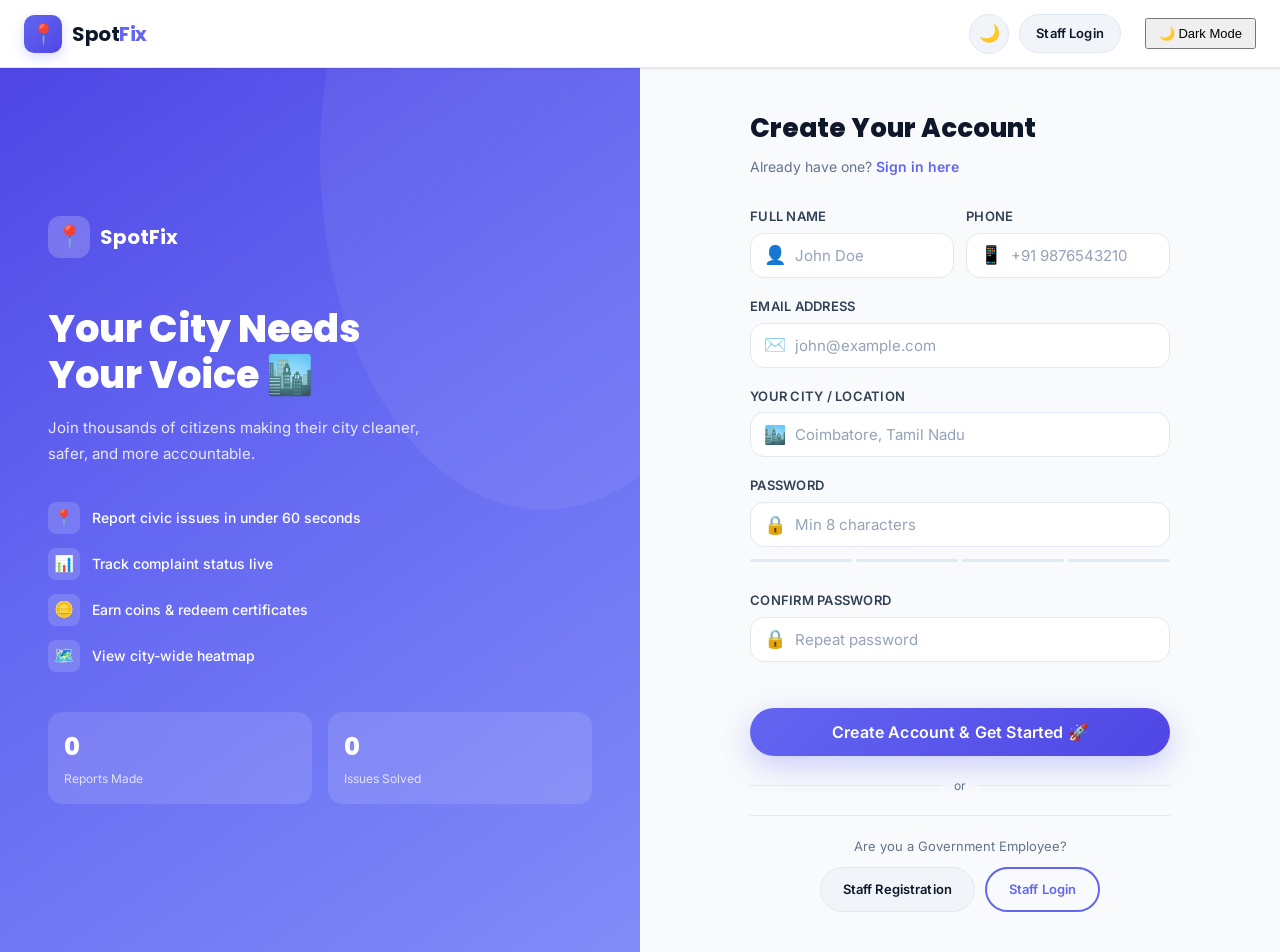
<file: spotfix/registration.html>
<!DOCTYPE html>
<html lang="en" data-theme="light">
<head>
<meta charset="UTF-8">
<meta name="viewport" content="width=device-width, initial-scale=1.0">
<title>Register – SpotFix</title>
<meta name="description" content="Create your SpotFix account and start reporting civic issues to make your city better.">
<link rel="stylesheet" href="style.css">
<style>
body { min-height: 100vh; display: flex; flex-direction: column; }

.auth-layout {
  flex: 1;
  display: grid;
  grid-template-columns: 1fr 1fr;
  min-height: calc(100vh - var(--nav-h));
}

/* Left Panel */
.auth-left {
  background: linear-gradient(145deg, #4f46e5, #6366f1 40%, #818cf8);
  display: flex;
  flex-direction: column;
  justify-content: center;
  padding: 60px 48px;
  color: white;
  position: relative;
  overflow: hidden;
}

.auth-left::before {
  content: '';
  position: absolute;
  top: -30%;
  right: -20%;
  width: 70%;
  height: 80%;
  background: rgba(255,255,255,0.06);
  border-radius: 50%;
}

.auth-left-logo {
  display: flex;
  align-items: center;
  gap: 10px;
  margin-bottom: 48px;
  position: relative;
}

.auth-left-logo-icon {
  width: 42px;
  height: 42px;
  background: rgba(255,255,255,0.2);
  border-radius: 12px;
  display: flex;
  align-items: center;
  justify-content: center;
  font-size: 22px;
}

.auth-left h1 {
  font-family: 'Poppins', sans-serif;
  font-size: clamp(28px, 3vw, 38px);
  font-weight: 800;
  line-height: 1.2;
  margin-bottom: 18px;
  position: relative;
}

.auth-left p {
  font-size: 15px;
  opacity: 0.85;
  line-height: 1.7;
  max-width: 380px;
  position: relative;
}

.auth-bullets {
  margin-top: 36px;
  display: flex;
  flex-direction: column;
  gap: 14px;
  position: relative;
}

.auth-bullet {
  display: flex;
  align-items: center;
  gap: 12px;
  font-size: 14px;
  font-weight: 500;
}

.auth-bullet .icon {
  width: 32px;
  height: 32px;
  background: rgba(255,255,255,0.15);
  border-radius: 8px;
  display: flex;
  align-items: center;
  justify-content: center;
  font-size: 16px;
  flex-shrink: 0;
}

.auth-stats {
  display: grid;
  grid-template-columns: 1fr 1fr;
  gap: 16px;
  margin-top: 40px;
  position: relative;
}

.auth-stat {
  background: rgba(255,255,255,0.12);
  border-radius: 14px;
  padding: 16px;
  backdrop-filter: blur(8px);
}

.auth-stat-val {
  font-family: 'Poppins', sans-serif;
  font-size: 24px;
  font-weight: 800;
}

.auth-stat-lbl {
  font-size: 12px;
  opacity: 0.75;
  margin-top: 2px;
}

/* Right Panel */
.auth-right {
  display: flex;
  align-items: center;
  justify-content: center;
  padding: 40px 32px;
  background: var(--bg);
  overflow-y: auto;
}

.auth-form-wrap {
  width: 100%;
  max-width: 420px;
}

.auth-form-title {
  font-family: 'Poppins', sans-serif;
  font-size: 26px;
  font-weight: 800;
  color: var(--text);
  margin-bottom: 6px;
}

.auth-form-sub {
  font-size: 14px;
  color: var(--text-muted);
  margin-bottom: 28px;
}

.auth-form-sub a {
  color: var(--primary);
  font-weight: 600;
  text-decoration: none;
}

/* Name row */
.form-row-2 {
  display: grid;
  grid-template-columns: 1fr 1fr;
  gap: 12px;
}

/* Password strength */
.pw-strength {
  display: flex;
  gap: 4px;
  margin-top: 6px;
}

.pw-bar {
  flex: 1;
  height: 3px;
  border-radius: 2px;
  background: var(--border);
  transition: background 0.3s;
}

.pw-bar.weak   { background: var(--danger); }
.pw-bar.medium { background: var(--warning); }
.pw-bar.strong { background: var(--success); }

.pw-label {
  font-size: 11px;
  margin-top: 4px;
  font-weight: 600;
}

/* OTP Box */
.otp-box {
  background: var(--bg-2);
  border: 1px solid var(--border);
  border-radius: var(--r-lg);
  padding: 20px;
  margin-top: 20px;
  display: none;
  animation: slideUp 0.3s var(--ease);
}

.otp-hint {
  font-size: 13px;
  color: var(--text-muted);
  margin-bottom: 14px;
}

.otp-mock {
  display: inline-flex;
  align-items: center;
  gap: 8px;
  background: var(--warning-bg);
  color: #b45309;
  padding: 8px 14px;
  border-radius: var(--r-md);
  font-size: 13px;
  font-weight: 600;
  margin-bottom: 14px;
}

[data-theme="dark"] .otp-mock { color: #fbbf24; }

/* Divider with text */
.auth-divider {
  display: flex;
  align-items: center;
  gap: 12px;
  margin: 20px 0;
  color: var(--text-muted);
  font-size: 12px;
}

.auth-divider::before,
.auth-divider::after {
  content: '';
  flex: 1;
  height: 1px;
  background: var(--border);
}

/* Staff links */
.staff-links {
  text-align: center;
  margin-top: 20px;
  padding-top: 20px;
  border-top: 1px solid var(--border);
}

.staff-links p {
  font-size: 13px;
  color: var(--text-muted);
  margin-bottom: 10px;
}

.staff-link-btns {
  display: flex;
  gap: 10px;
  justify-content: center;
}

@media (max-width: 800px) {
  .auth-layout { grid-template-columns: 1fr; }
  .auth-left { display: none; }
  .auth-right { padding: 24px 20px; }
}
</style>
</head>
<body>

<!-- NAVBAR -->
<nav class="sf-nav">
  <a href="index.html" class="sf-nav__logo">
    <div class="sf-nav__logo-icon">📍</div>
    <div class="sf-nav__logo-text">Spot<span>Fix</span></div>
  </a>
  <div style="margin-left:auto;display:flex;align-items:center;gap:10px;">
    <button class="sf-nav__theme" onclick="toggleTheme()" id="themeBtn">🌙</button>
    <a href="staff_login.html" class="sf-btn sf-btn-ghost" style="padding:8px 16px;font-size:13px;">Staff Login</a>
  </div>
<button id="spotfix-theme-btn" class="btn btn-ghost" style="padding:6px 12px; font-size:13px; margin-left:8px;" aria-label="Toggle theme">🌙 Dark Mode</button>
</nav>

<div class="auth-layout">
  <!-- LEFT PANEL -->
  <div class="auth-left">
    <div class="auth-left-logo">
      <div class="auth-left-logo-icon">📍</div>
      <span style="font-family:'Poppins',sans-serif;font-size:20px;font-weight:700;">SpotFix</span>
    </div>

    <h1>Your City Needs<br>Your Voice 🏙️</h1>
    <p>Join thousands of citizens making their city cleaner, safer, and more accountable.</p>

    <div class="auth-bullets">
      <div class="auth-bullet"><div class="icon">📍</div> Report civic issues in under 60 seconds</div>
      <div class="auth-bullet"><div class="icon">📊</div> Track complaint status live</div>
      <div class="auth-bullet"><div class="icon">🪙</div> Earn coins & redeem certificates</div>
      <div class="auth-bullet"><div class="icon">🗺️</div> View city-wide heatmap</div>
    </div>

    <div class="auth-stats">
      <div class="auth-stat">
        <div class="auth-stat-val" id="ls1">—</div>
        <div class="auth-stat-lbl">Reports Made</div>
      </div>
      <div class="auth-stat">
        <div class="auth-stat-val" id="ls2">—</div>
        <div class="auth-stat-lbl">Issues Solved</div>
      </div>
    </div>
  </div>

  <!-- RIGHT PANEL -->
  <div class="auth-right">
    <div class="auth-form-wrap sf-anim-slide">
      <h2 class="auth-form-title">Create Your Account</h2>
      <p class="auth-form-sub">Already have one? <a href="index.html">Sign in here</a></p>

      <div id="regForm">
        <div class="form-row-2">
          <div class="sf-form-group">
            <label class="sf-label">Full Name</label>
            <div class="sf-input-icon-wrap">
              <span class="sf-icon">👤</span>
              <input class="sf-input" type="text" id="name" placeholder="John Doe">
            </div>
          </div>
          <div class="sf-form-group">
            <label class="sf-label">Phone</label>
            <div class="sf-input-icon-wrap">
              <span class="sf-icon">📱</span>
              <input class="sf-input" type="text" id="phone" placeholder="+91 9876543210">
            </div>
          </div>
        </div>

        <div class="sf-form-group">
          <label class="sf-label">Email Address</label>
          <div class="sf-input-icon-wrap">
            <span class="sf-icon">✉️</span>
            <input class="sf-input" type="email" id="email" placeholder="john@example.com">
          </div>
        </div>

        <div class="sf-form-group">
          <label class="sf-label">Your City / Location</label>
          <div class="sf-input-icon-wrap">
            <span class="sf-icon">🏙️</span>
            <input class="sf-input" type="text" id="location" placeholder="Coimbatore, Tamil Nadu">
          </div>
        </div>

        <div class="sf-form-group">
          <label class="sf-label">Password</label>
          <div class="sf-input-icon-wrap">
            <span class="sf-icon">🔒</span>
            <input class="sf-input" type="password" id="password" placeholder="Min 8 characters" oninput="checkPw()">
          </div>
          <div class="pw-strength">
            <div class="pw-bar" id="b1"></div>
            <div class="pw-bar" id="b2"></div>
            <div class="pw-bar" id="b3"></div>
            <div class="pw-bar" id="b4"></div>
          </div>
          <div class="pw-label text-muted text-sm" id="pwLabel"></div>
        </div>

        <div class="sf-form-group">
          <label class="sf-label">Confirm Password</label>
          <div class="sf-input-icon-wrap">
            <span class="sf-icon">🔒</span>
            <input class="sf-input" type="password" id="confirm" placeholder="Repeat password">
          </div>
        </div>

        <p id="msg" style="font-size:13px;color:var(--danger);margin-bottom:10px;min-height:18px;"></p>

        <button class="sf-btn sf-btn-primary w-full sf-btn-lg" onclick="registerUser()">
          Create Account & Get Started 🚀
        </button>
      </div>

      <!-- OTP Section -->
      <div class="otp-box" id="otpSection">
        <div class="otp-hint">📬 We've sent a verification code to your email. Enter it below:</div>
        <div class="otp-mock" id="otpMock">🔑 Demo OTP: <span id="generatedOtp"></span></div>
        <div class="sf-form-group">
          <label class="sf-label">Enter OTP</label>
          <input class="sf-input" type="text" id="otpInput" placeholder="4-digit code" maxlength="4" style="letter-spacing:8px;font-size:22px;text-align:center;">
        </div>
        <p id="otpMsg" style="font-size:13px;margin-bottom:10px;min-height:18px;"></p>
        <button class="sf-btn sf-btn-success w-full" onclick="verifyOtp()">✅ Verify & Continue</button>
      </div>

      <div class="auth-divider">or</div>

      <div class="staff-links">
        <p>Are you a Government Employee?</p>
        <div class="staff-link-btns">
          <a href="staff_register.html" class="sf-btn sf-btn-ghost" style="font-size:13px;">Staff Registration</a>
          <a href="staff_login.html" class="sf-btn sf-btn-outline" style="font-size:13px;">Staff Login</a>
        </div>
      </div>
    </div>
  </div>
</div>

<div id="sf-toast-container"></div>

<script>
/* Theme */
(function() {
  const saved = localStorage.getItem('sf_theme') || 'light';
  document.documentElement.setAttribute('data-theme', saved);
  document.getElementById('themeBtn').textContent = saved === 'dark' ? '☀️' : '🌙';
})();
function toggleTheme() {
  const html = document.documentElement;
  const next = html.getAttribute('data-theme') === 'dark' ? 'light' : 'dark';
  html.setAttribute('data-theme', next);
  localStorage.setItem('sf_theme', next);
  document.getElementById('themeBtn').textContent = next === 'dark' ? '☀️' : '🌙';
}

/* Toast */
function toast(msg, type='success') {
  const icons = {success:'✅',danger:'❌',warning:'⚠️',info:'ℹ️'};
  const el = document.createElement('div');
  el.className = `sf-toast ${type}`;
  el.innerHTML = `<span>${icons[type]||'ℹ️'}</span> ${msg}`;
  document.getElementById('sf-toast-container').appendChild(el);
  setTimeout(() => el.remove(), 3500);
}

/* Live Stats from localStorage */
(function() {
  const c = JSON.parse(localStorage.getItem('complaints')) || [];
  document.getElementById('ls1').textContent = c.length;
  document.getElementById('ls2').textContent = c.filter(x => x.status === 'Solved').length;
})();

/* Password Strength */
function checkPw() {
  const pw = document.getElementById('password').value;
  const bars = ['b1','b2','b3','b4'];
  const label = document.getElementById('pwLabel');
  let score = 0;
  if (pw.length >= 6) score++;
  if (pw.length >= 10) score++;
  if (/[A-Z]/.test(pw) && /[0-9]/.test(pw)) score++;
  if (/[^A-Za-z0-9]/.test(pw)) score++;

  bars.forEach((id, i) => {
    const el = document.getElementById(id);
    el.className = 'pw-bar';
    if (i < score) {
      if (score <= 1) el.classList.add('weak');
      else if (score <= 2) el.classList.add('medium');
      else el.classList.add('strong');
    }
  });
  const labels = ['', 'Weak', 'Fair', 'Strong', 'Very Strong'];
  label.textContent = pw.length > 0 ? labels[score] || 'Very Strong' : '';
}

let otpGenerated = '';

function registerUser() {
  const name     = document.getElementById('name').value.trim();
  const email    = document.getElementById('email').value.trim();
  const phone    = document.getElementById('phone').value.trim();
  const pass     = document.getElementById('password').value.trim();
  const conf     = document.getElementById('confirm').value.trim();
  const loc      = document.getElementById('location').value.trim();
  const msg      = document.getElementById('msg');

  msg.textContent = '';

  if (!name || !email || !phone || !pass || !conf || !loc) {
    msg.textContent = 'Please fill in all fields.'; return;
  }
  if (!email.includes('@') || !email.includes('.')) {
    msg.textContent = 'Please enter a valid email.'; return;
  }
  if (phone.replace(/\D/g,'').length < 10) {
    msg.textContent = 'Phone must be at least 10 digits.'; return;
  }
  if (pass.length < 6) {
    msg.textContent = 'Password must be at least 6 characters.'; return;
  }
  if (pass !== conf) {
    msg.textContent = 'Passwords do not match.'; return;
  }

  localStorage.setItem('user_name', name);
  localStorage.setItem('user_email', email);
  localStorage.setItem('user_phone', phone);
  localStorage.setItem('user_pass', pass);
  localStorage.setItem('user_loc', loc);

  otpGenerated = Math.floor(1000 + Math.random() * 9000).toString();
  document.getElementById('generatedOtp').textContent = otpGenerated;
  document.getElementById('otpSection').style.display = 'block';
  document.getElementById('otpInput').focus();
  toast('OTP sent! Check the demo code above.', 'info');
}

function verifyOtp() {
  const entered = document.getElementById('otpInput').value.trim();
  const msg = document.getElementById('otpMsg');

  if (entered === otpGenerated) {
    msg.style.color = 'var(--success)';
    msg.textContent = '✅ Verified! Redirecting to dashboard...';
    toast('Account created! Welcome to SpotFix 🎉', 'success');
    setTimeout(() => window.location.href = 'home.html', 1200);
  } else {
    msg.style.color = 'var(--danger)';
    msg.textContent = '❌ Incorrect OTP. Please try again.';
  }
}
</script>
  <script src="assets/js/theme-toggle.js"></script>
</body>
</html>
</file>
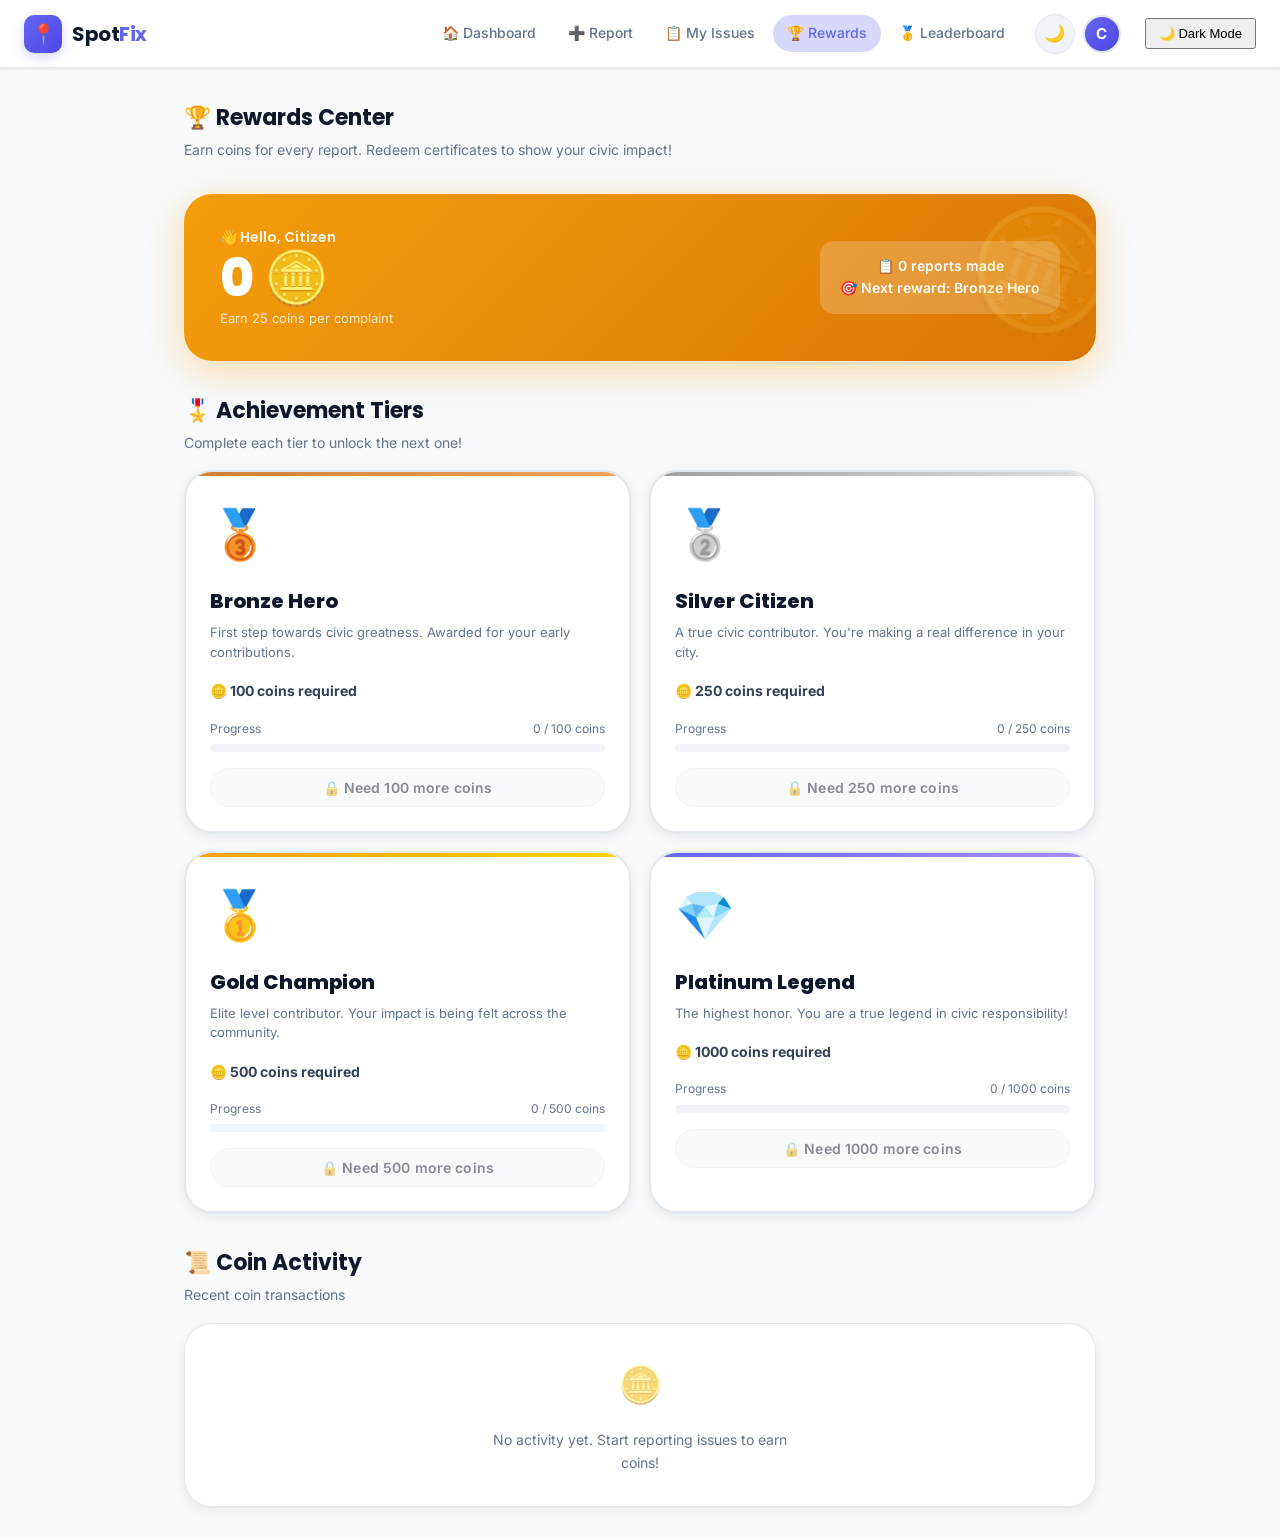
<file: spotfix/rewards.html>
<!DOCTYPE html>
<html lang="en" data-theme="light">
<head>

  <meta property="og:title" content="SpotFix – Together We Fix Our City">
  <meta property="og:description" content="Report civic issues, track real-time resolution progress, and earn rewards.">
  <meta property="og:image" content="logo.png">
  <meta name="twitter:card" content="summary_large_image">
<meta charset="UTF-8">
<meta name="viewport" content="width=device-width, initial-scale=1.0">
<title>Rewards – SpotFix</title>
<link rel="stylesheet" href="style.css">
<style>
.page-layout {
  max-width: 960px;
  margin: 0 auto;
  padding: 32px 24px;
}

/* Coin display */
.coin-banner {
  background: linear-gradient(135deg, #f59e0b, #d97706);
  border-radius: var(--r-xl);
  padding: 32px 36px;
  display: flex;
  align-items: center;
  justify-content: space-between;
  margin-bottom: 32px;
  color: white;
  position: relative;
  overflow: hidden;
  box-shadow: 0 10px 40px rgba(245,158,11,0.35);
}

.coin-banner::before {
  content: '🪙';
  position: absolute;
  right: -20px;
  top: -20px;
  font-size: 120px;
  opacity: 0.15;
  transform: rotate(20deg);
}

.coin-banner h2 {
  font-family: 'Poppins', sans-serif;
  font-size: 14px;
  font-weight: 600;
  opacity: 0.9;
  margin-bottom: 4px;
}

.coin-amount {
  font-family: 'Poppins', sans-serif;
  font-size: 52px;
  font-weight: 800;
  line-height: 1;
}

.coin-sub {
  font-size: 13px;
  opacity: 0.8;
  margin-top: 4px;
}

.coin-earn-hint {
  background: rgba(255,255,255,0.2);
  border-radius: var(--r-md);
  padding: 14px 20px;
  font-size: 14px;
  font-weight: 600;
  text-align: center;
}

/* Tier cards */
.tiers-grid {
  display: grid;
  grid-template-columns: repeat(2, 1fr);
  gap: 18px;
  margin-bottom: 32px;
}

.tier-card {
  background: var(--card);
  border: 2px solid var(--border);
  border-radius: var(--r-xl);
  padding: 24px;
  box-shadow: var(--shadow-sm);
  transition: all var(--normal) var(--ease);
  position: relative;
  overflow: hidden;
}

.tier-card::before {
  content: '';
  position: absolute;
  top: 0; left: 0; right: 0;
  height: 4px;
}

.tier-bronze::before  { background: linear-gradient(90deg, #cd7f32, #f4a460); }
.tier-silver::before  { background: linear-gradient(90deg, #9e9e9e, #e0e0e0); }
.tier-gold::before    { background: linear-gradient(90deg, #f59e0b, #ffd700); }
.tier-platinum::before{ background: linear-gradient(90deg, #6366f1, #a78bfa); }

.tier-card.unlocked {
  border-color: var(--primary);
  box-shadow: var(--shadow-md);
  transform: translateY(-2px);
}

.tier-card.redeemed {
  border-color: var(--success);
}

.tier-badge {
  font-size: 48px;
  margin-bottom: 12px;
}

.tier-name {
  font-family: 'Poppins', sans-serif;
  font-size: 20px;
  font-weight: 800;
  color: var(--text);
  margin-bottom: 6px;
}

.tier-desc {
  font-size: 13px;
  color: var(--text-muted);
  margin-bottom: 18px;
  line-height: 1.5;
}

.tier-cost {
  font-size: 14px;
  font-weight: 700;
  color: var(--text-2);
  margin-bottom: 16px;
  display: flex;
  align-items: center;
  gap: 6px;
}

/* Progress toward next tier */
.tier-progress-label {
  display: flex;
  justify-content: space-between;
  font-size: 12px;
  color: var(--text-muted);
  margin-bottom: 6px;
}

.redeemed-badge {
  display: inline-flex;
  align-items: center;
  gap: 6px;
  padding: 6px 14px;
  background: var(--success-bg);
  color: #065f46;
  border-radius: var(--r-full);
  font-size: 13px;
  font-weight: 700;
  margin-top: 8px;
}

[data-theme="dark"] .redeemed-badge { color: #34d399; }

/* Activity log */
.activity-card {
  background: var(--card);
  border: 1px solid var(--border);
  border-radius: var(--r-xl);
  box-shadow: var(--shadow-sm);
  overflow: hidden;
}

.activity-item {
  display: flex;
  align-items: center;
  justify-content: space-between;
  padding: 14px 20px;
  border-bottom: 1px solid var(--border);
}

.activity-item:last-child { border-bottom: none; }

.activity-info {
  display: flex;
  align-items: center;
  gap: 12px;
}

.activity-icon {
  width: 38px;
  height: 38px;
  border-radius: 50%;
  background: var(--warning-bg);
  display: flex;
  align-items: center;
  justify-content: center;
  font-size: 18px;
}

.activity-text {
  font-size: 14px;
  font-weight: 600;
  color: var(--text);
}

.activity-sub {
  font-size: 12px;
  color: var(--text-muted);
}

.activity-coins {
  font-family: 'Poppins', sans-serif;
  font-size: 16px;
  font-weight: 700;
  color: var(--warning);
}

@media (max-width: 640px) {
  .tiers-grid { grid-template-columns: 1fr; }
  .coin-banner { flex-direction: column; gap: 20px; text-align: center; }
}
</style>
  <link rel="stylesheet" href="assets/css/toast.css">
  <link rel="stylesheet" href="assets/css/animations.css">
</head>
<body>

<!-- NAVBAR -->
<nav aria-label="Main Navigation" class="sf-nav">
  <a href="home.html" class="sf-nav__logo">
    <div class="sf-nav__logo-icon">📍</div>
    <div class="sf-nav__logo-text">Spot<span>Fix</span></div>
  </a>
  <ul class="sf-nav__links">
    <li><a href="home.html">🏠 Dashboard</a></li>
    <li><a href="report.html">➕ Report</a></li>
    <li><a href="user_complaints.html">📋 My Issues</a></li>
    <li><a href="rewards.html" class="active">🏆 Rewards</a></li>
    <li><a href="leaderboard.html">🥇 Leaderboard</a></li>
  </ul>
  <div class="sf-nav__actions">
    <button class="sf-nav__theme" onclick="toggleTheme()" id="themeBtn">🌙</button>
    <div class="sf-nav__avatar" id="avatarEl">?</div>
  </div>
<button id="spotfix-theme-btn" class="btn btn-ghost" style="padding:6px 12px; font-size:13px; margin-left:8px;" aria-label="Toggle theme">🌙 Dark Mode</button>
</nav>

<div class="page-layout sf-anim-slide">
  <div class="mb-8">
    <h1 class="sf-section-title">🏆 Rewards Center</h1>
    <p class="sf-section-sub">Earn coins for every report. Redeem certificates to show your civic impact!</p>
  </div>

  <!-- Coin Banner -->
  <div class="coin-banner">
    <div>
      <h2>👋 Hello, <span id="userName">Citizen</span></h2>
      <div class="coin-amount" id="coinAmount">0 🪙</div>
      <div class="coin-sub">Earn 25 coins per complaint</div>
    </div>
    <div class="coin-earn-hint">
      📋 <span id="complaintCount">0</span> reports made<br>
      🎯 Next reward: <span id="nextRewardName">Bronze</span>
    </div>
  </div>

  <!-- Tiers -->
  <div class="mb-4">
    <h2 class="sf-section-title">🎖️ Achievement Tiers</h2>
    <p class="sf-section-sub">Complete each tier to unlock the next one!</p>
  </div>

  <div class="tiers-grid" id="tiersGrid"></div>

  <!-- Activity Log -->
  <div class="mb-4 mt-4">
    <h2 class="sf-section-title">📜 Coin Activity</h2>
    <p class="sf-section-sub">Recent coin transactions</p>
  </div>

  <div class="activity-card">
    <div id="activityList">
      <div class="sf-empty" style="padding:32px;">
        <div class="sf-empty__icon" style="font-size:36px;">🪙</div>
        <div class="sf-empty__text">No activity yet. Start reporting issues to earn coins!</div>
      </div>
    </div>
  </div>
</div>

<div id="sf-toast-container"></div>

<!-- Success Modal -->
<div class="sf-modal-overlay" id="redeemModal" style="display:none;">
  <div class="sf-modal">
    <div class="sf-modal-header">
      <div class="sf-modal-title">🎉 Certificate Redeemed!</div>
      <button class="sf-btn-icon" onclick="closeModal()">✕</button>
    </div>
    <div class="sf-modal-body" style="text-align:center;padding:32px;">
      <div style="font-size:64px;margin-bottom:16px;" id="modalIcon">🏅</div>
      <h3 style="font-family:'Poppins',sans-serif;font-size:20px;font-weight:800;margin-bottom:8px;" id="modalTitle">Certificate Redeemed!</h3>
      <p style="font-size:14px;color:var(--text-muted);" id="modalDesc">Your achievement has been unlocked.</p>
    </div>
    <div class="sf-modal-footer">
      <button class="sf-btn sf-btn-ghost" onclick="closeModal()">Close</button>
      <a href="certificate.html" class="sf-btn sf-btn-primary">View Certificate 🏅</a>
    </div>
  </div>
</div>

<script>
(function() {
  const saved = localStorage.getItem('sf_theme') || 'light';
  document.documentElement.setAttribute('data-theme', saved);
  document.getElementById('themeBtn').textContent = saved === 'dark' ? '☀️' : '🌙';
})();
function toggleTheme() {
  const html = document.documentElement;
  const next = html.getAttribute('data-theme') === 'dark' ? 'light' : 'dark';
  html.setAttribute('data-theme', next);
  localStorage.setItem('sf_theme', next);
  document.getElementById('themeBtn').textContent = next === 'dark' ? '☀️' : '🌙';
}

function toast(msg, type='success') {
  const el = document.createElement('div');
  el.className = `sf-toast ${type}`;
  el.innerHTML = `<span>${{success:'✅',danger:'❌',warning:'⚠️',info:'ℹ️'}[type]}</span> ${msg}`;
  document.getElementById('sf-toast-container').appendChild(el);
  setTimeout(() => el.remove(), 3500);
}

const user = localStorage.getItem('user_name') || 'Citizen';
document.getElementById('userName').textContent = user;
document.getElementById('avatarEl') && (document.getElementById('avatarEl').textContent = user.charAt(0).toUpperCase());

let coins = parseInt(localStorage.getItem('user_coins_' + user)) || 0;
const complaints = JSON.parse(localStorage.getItem('complaints')) || [];
const myComplaints = complaints.filter(c => c.user === user);

document.getElementById('coinAmount').textContent = coins + ' 🪙';
document.getElementById('complaintCount').textContent = myComplaints.length;

const TIERS = [
  { id: 'bronze',   name: 'Bronze Hero',    icon: '🥉', cost: 100,  color: 'tier-bronze',  desc: 'First step towards civic greatness. Awarded for your early contributions.' },
  { id: 'silver',   name: 'Silver Citizen', icon: '🥈', cost: 250,  color: 'tier-silver',  desc: 'A true civic contributor. You\'re making a real difference in your city.' },
  { id: 'gold',     name: 'Gold Champion',  icon: '🥇', cost: 500,  color: 'tier-gold',    desc: 'Elite level contributor. Your impact is being felt across the community.' },
  { id: 'platinum', name: 'Platinum Legend',icon: '💎', cost: 1000, color: 'tier-platinum', desc: 'The highest honor. You are a true legend in civic responsibility!' },
];

// Next reward
const next = TIERS.find(t => !localStorage.getItem('has_' + t.id + '_' + user));
if (next) document.getElementById('nextRewardName').textContent = next.name;
else document.getElementById('nextRewardName').textContent = 'ALL UNLOCKED! 🎉';

function redeem(tierId, cost, name, icon) {
  if (coins < cost) {
    toast(`You need ${cost} 🪙 to unlock ${name}. You have ${coins}.`, 'danger');
    return;
  }
  if (localStorage.getItem('has_' + tierId + '_' + user)) {
    toast('You already have this certificate!', 'warning');
    return;
  }

  coins -= cost;
  localStorage.setItem('user_coins_' + user, coins);
  localStorage.setItem('has_' + tierId + '_' + user, 'true');
  localStorage.setItem('active_certificate_tier', tierId);

  document.getElementById('coinAmount').textContent = coins + ' 🪙';
  document.getElementById('modalIcon').textContent = icon;
  document.getElementById('modalTitle').textContent = name + ' Unlocked!';
  document.getElementById('modalDesc').textContent = `Congratulations! You've earned ${coins} remaining coins.`;
  document.getElementById('redeemModal').style.display = 'flex';

  renderTiers();
  toast(`🎉 ${name} certificate unlocked!`, 'success');
}

function closeModal() {
  document.getElementById('redeemModal').style.display = 'none';
}

function renderTiers() {
  const grid = document.getElementById('tiersGrid');
  grid.innerHTML = '';

  TIERS.forEach(t => {
    const redeemed = localStorage.getItem('has_' + t.id + '_' + user) === 'true';
    const unlocked = coins >= t.cost || redeemed;
    const pct = Math.min(100, Math.round((coins / t.cost) * 100));

    grid.innerHTML += `
      <div class="tier-card ${t.color} ${unlocked ? 'unlocked' : ''} ${redeemed ? 'redeemed' : ''} sf-anim-slide">
        <div class="tier-badge">${t.icon}</div>
        <div class="tier-name">${t.name}</div>
        <div class="tier-desc">${t.desc}</div>
        <div class="tier-cost">🪙 ${t.cost} coins required</div>

        ${redeemed ? `
          <div class="redeemed-badge">✅ Certificate Earned!</div>
          <div style="margin-top:10px;">
            <a href="certificate.html" onclick="localStorage.setItem('active_certificate_tier','${t.id}')"
              class="sf-btn sf-btn-ghost" style="font-size:13px;width:100%;justify-content:center;">View Certificate →</a>
          </div>
        ` : `
          <div class="tier-progress-label">
            <span>Progress</span>
            <span>${coins} / ${t.cost} coins</span>
          </div>
          <div class="sf-progress-wrap" style="margin-bottom:16px;">
            <div class="sf-progress-bar" style="width:${pct}%"></div>
          </div>
          <button class="sf-btn ${unlocked ? 'sf-btn-success' : 'sf-btn-ghost'} w-full"
            onclick="redeem('${t.id}', ${t.cost}, '${t.name}', '${t.icon}')"
            ${unlocked ? '' : 'style="opacity:0.5;cursor:not-allowed"'}>
            ${unlocked ? '🎁 Redeem Now!' : `🔒 Need ${t.cost - coins} more coins`}
          </button>
        `}
      </div>`;
  });
}

// Activity Log
function renderActivity() {
  const list = document.getElementById('activityList');
  const activities = myComplaints.map(c => ({
    icon: '📋',
    text: `Reported: ${c.title || 'Issue'}`,
    sub: new Date(c.createdAt).toLocaleDateString('en-IN',{day:'numeric',month:'short'}),
    coins: '+25'
  }));

  TIERS.forEach(t => {
    if (localStorage.getItem('has_' + t.id + '_' + user)) {
      activities.unshift({
        icon: t.icon,
        text: `Redeemed: ${t.name}`,
        sub: 'Achievement unlocked',
        coins: `-${t.cost}`
      });
    }
  });

  if (activities.length === 0) return;
  list.innerHTML = activities.slice(0, 10).map(a => `
    <div class="activity-item">
      <div class="activity-info">
        <div class="activity-icon">${a.icon}</div>
        <div>
          <div class="activity-text">${a.text}</div>
          <div class="activity-sub">${a.sub}</div>
        </div>
      </div>
      <div class="activity-coins">${a.coins} 🪙</div>
    </div>`).join('');
}

renderTiers();
renderActivity();
</script>
  <script src="assets/js/toast.js"></script>
  <script src="assets/js/theme-toggle.js"></script>
  <script src="assets/js/leaderboard.js"></script>
  <script src="assets/js/badge-system.js"></script>
</body>
</html>
</file>
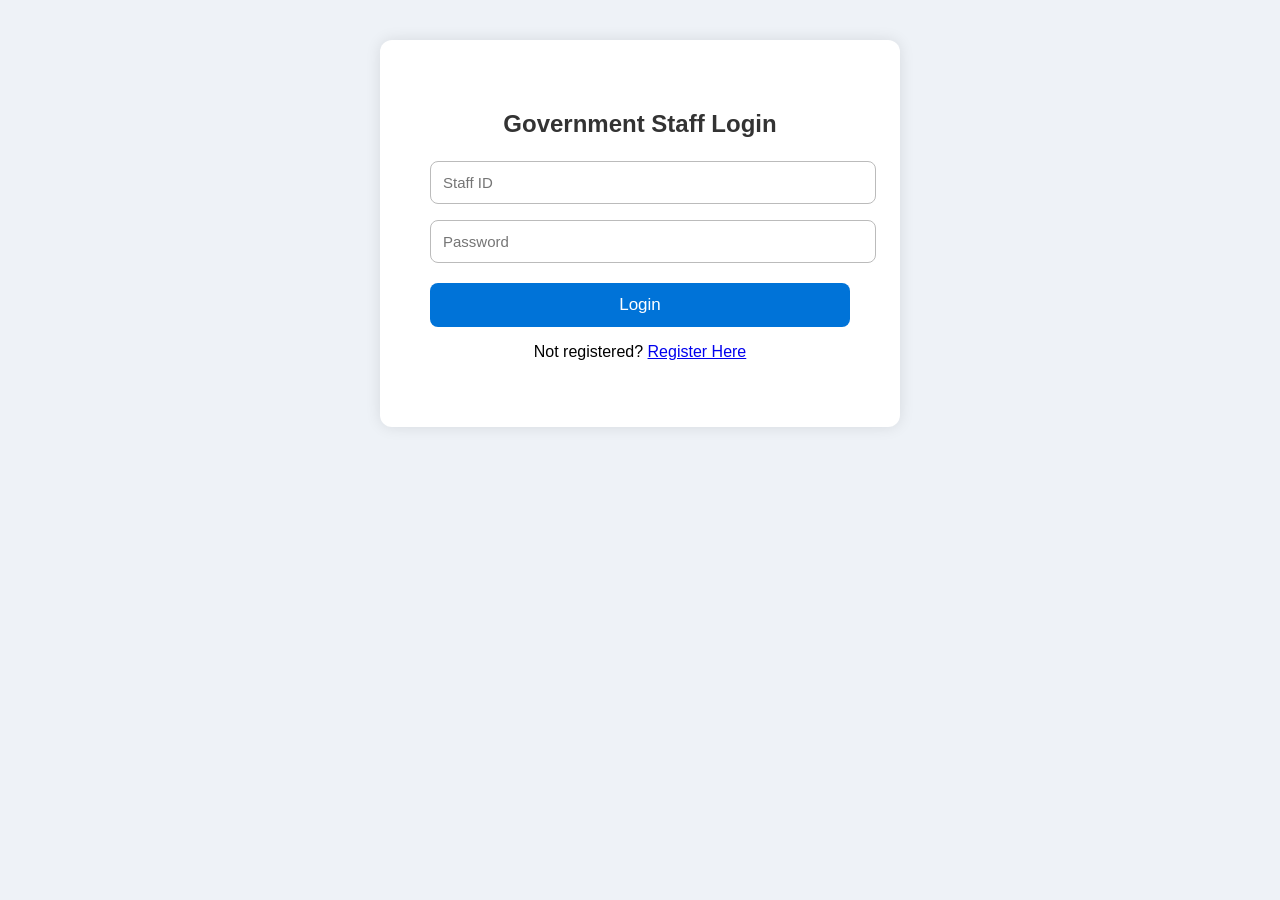
<file: spotfix/staff_login.html>
<!DOCTYPE html>
<html lang="en">
<head>
<meta charset="UTF-8">
<title>Staff Login – Spot Fix</title>
<style>
    body {
        margin: 0;
        font-family: Arial, sans-serif;
        background: #eef2f7;
    }

    .container {
        width: 90%;
        max-width: 420px;
        background: white;
        margin: 40px auto;
        padding: 50px;
        border-radius: 12px;
        box-shadow: 0 0 15px rgba(0,0,0,0.1);
    }

    h2 {
        text-align: center;
        margin-bottom: 15px;
        color: #333;
    }

    input {
        width: 100%;
        padding: 12px;
        margin: 8px 0;
        border-radius: 8px;
        border: 1px solid #bbb;
        font-size: 15px;
    }

    button {
        width: 100%;
        padding: 12px;
        background: #0073d8;
        color: white;
        border: none;
        border-radius: 8px;
        margin-top: 12px;
        font-size: 17px;
        cursor: pointer;
        transition: 0.2s;
    }

    button:hover {
        background: #005fb1;
    }

    .error { color: red; }
</style>
</head>
<body>

<div class="container">
    <h2>Government Staff Login</h2>

    <input type="text" id="staffid" placeholder="Staff ID">
    <input type="password" id="password" placeholder="Password">
    
    <button onclick="loginStaff()">Login</button>
    <p id="msg" class="error"></p>

    <p style="text-align:center;margin-top:10px;">
        Not registered?  
        <a href="staff_register.html">Register Here</a>
    </p>
</div>

<script>
function loginStaff() {
    let id = document.getElementById("staffid").value.trim();
    let pass = document.getElementById("password").value.trim();
    let msg = document.getElementById("msg");

    msg.innerHTML = "";

    let data = localStorage.getItem("staff_" + id);
    if (!data) {
        msg.innerHTML = "Invalid Staff ID.";
        return;
    }

    let staff = JSON.parse(data);

    if (staff.pass !== pass) {
        msg.innerHTML = "Incorrect password.";
        return;
    }

    localStorage.setItem("active_staff", id);

    window.location.href = "issue_management.html";
}
</script>

  <script src="assets/js/theme-toggle.js"></script>
</body>
</html>
</file>
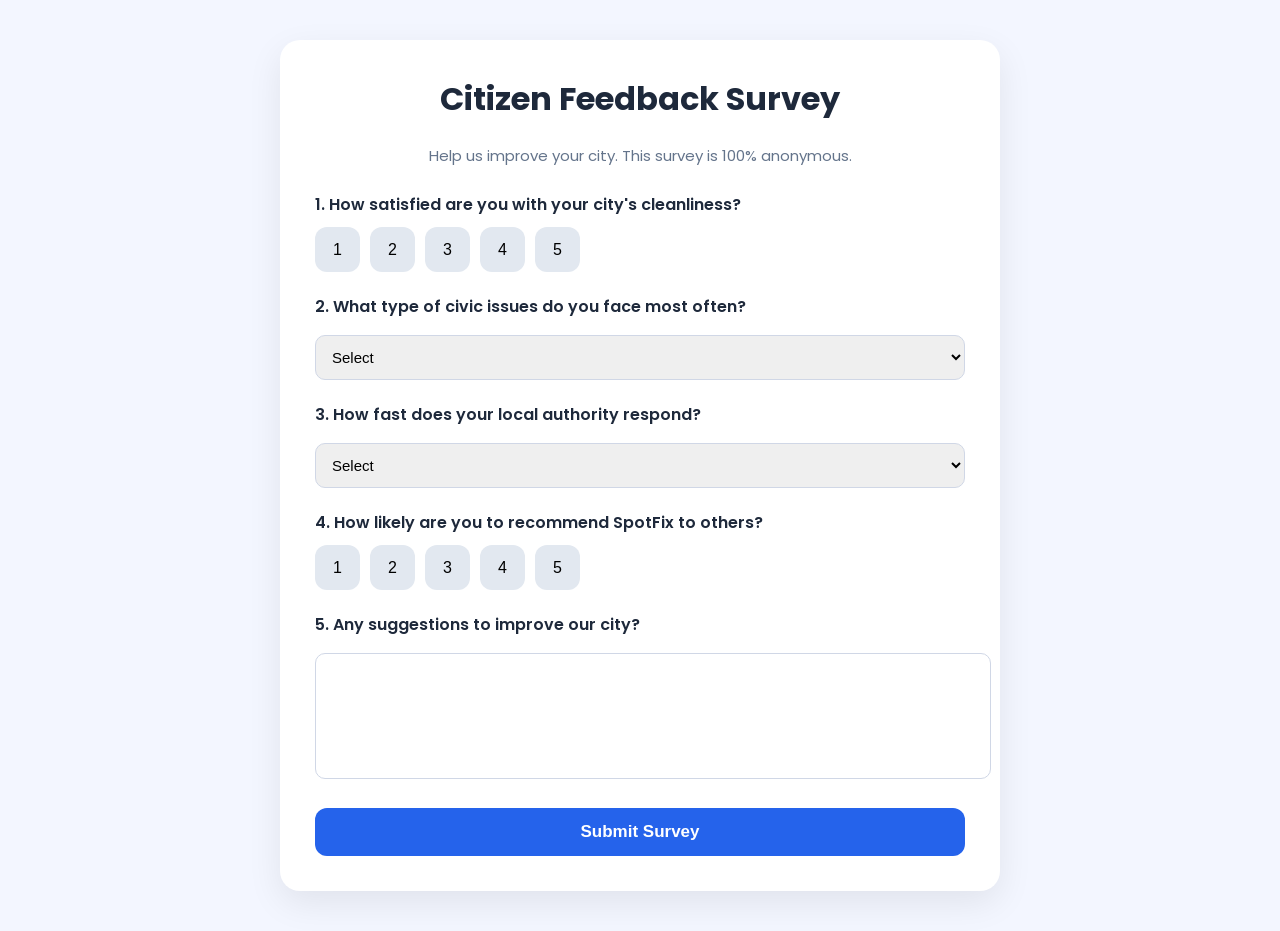
<file: spotfix/survey.html>
<!DOCTYPE html>
<html lang="en">
<head>
<meta charset="UTF-8">
<title>SpotFix – Citizen Survey</title>

<link href="https://fonts.googleapis.com/css2?family=Poppins:wght@300;400;600;700&display=swap" rel="stylesheet">

<style>
:root {
    --bg: #f3f6ff;
    --card: #ffffff;
    --accent: #2563eb;
    --text: #1e293b;
    --muted: #64748b;
    --radius: 20px;
}

body {
    margin: 0;
    font-family: "Poppins", sans-serif;
    background: var(--bg);
}

/* Container */
.survey-box {
    max-width: 650px;
    margin: 40px auto;
    background: var(--card);
    padding: 35px;
    border-radius: var(--radius);
    box-shadow: 0 12px 35px rgba(0,0,0,0.08);
}

/* Header */
h1 {
    margin-top: 0;
    text-align: center;
    font-size: 32px;
    font-weight: 700;
    color: var(--text);
}
.subtitle {
    text-align: center;
    font-size: 15px;
    color: var(--muted);
    margin-bottom: 25px;
}

/* Questions */
.question {
    margin-bottom: 22px;
}

.question p {
    margin: 0 0 10px;
    font-weight: 600;
    color: var(--text);
}

/* Inputs */
input[type="text"], textarea, select {
    width: 100%;
    padding: 12px;
    margin-top: 6px;
    border-radius: 10px;
    border: 1px solid #d0d7e6;
    font-size: 15px;
}

textarea {
    height: 100px;
    resize: none;
}

/* Rating */
.rating {
    display: flex;
    gap: 10px;
}

.rating button {
    width: 45px;
    height: 45px;
    border-radius: 12px;
    border: none;
    background: #e2e8f0;
    font-size: 16px;
    cursor: pointer;
    transition: 0.2s;
}
.rating button:hover {
    background: var(--accent);
    color: white;
}
.rating button.active {
    background: var(--accent);
    color: #fff;
}

/* Submit */
.submit-btn {
    width: 100%;
    padding: 14px;
    background: var(--accent);
    border: none;
    border-radius: 12px;
    color: #fff;
    font-size: 17px;
    font-weight: 600;
    cursor: pointer;
    transition: 0.2s;
}
.submit-btn:hover {
    transform: translateY(-2px);
}

/* Thank you message */
#thankyou {
    display: none;
    text-align: center;
    padding: 30px;
}
#thankyou h2 {
    color: var(--accent);
}
</style>
  <link rel="stylesheet" href="assets/css/toast.css">
</head>

<body>

<div class="survey-box" id="surveyForm">

    <h1>Citizen Feedback Survey</h1>
    <p class="subtitle">Help us improve your city. This survey is 100% anonymous.</p>

    <!-- Q1 -->
    <div class="question">
        <p>1. How satisfied are you with your city's cleanliness?</p>
        <div class="rating" id="rating1">
            <button onclick="selectRating(1,1)">1</button>
            <button onclick="selectRating(2,1)">2</button>
            <button onclick="selectRating(3,1)">3</button>
            <button onclick="selectRating(4,1)">4</button>
            <button onclick="selectRating(5,1)">5</button>
        </div>
    </div>

    <!-- Q2 -->
    <div class="question">
        <p>2. What type of civic issues do you face most often?</p>
        <select id="issueType">
            <option value="">Select</option>
            <option>Potholes</option>
            <option>Garbage Overflow</option>
            <option>Street Lights</option>
            <option>Water Problems</option>
            <option>Drainage / Sewage</option>
            <option>Other</option>
        </select>
    </div>

    <!-- Q3 -->
    <div class="question">
        <p>3. How fast does your local authority respond?</p>
        <select id="responseSpeed">
            <option value="">Select</option>
            <option>Very Slow</option>
            <option>Slow</option>
            <option>Moderate</option>
            <option>Fast</option>
            <option>Very Fast</option>
        </select>
    </div>

    <!-- Q4 -->
    <div class="question">
        <p>4. How likely are you to recommend SpotFix to others?</p>
        <div class="rating" id="rating2">
            <button onclick="selectRating(1,2)">1</button>
            <button onclick="selectRating(2,2)">2</button>
            <button onclick="selectRating(3,2)">3</button>
            <button onclick="selectRating(4,2)">4</button>
            <button onclick="selectRating(5,2)">5</button>
        </div>
    </div>

    <!-- Q5 -->
    <div class="question">
        <p>5. Any suggestions to improve our city?</p>
        <textarea id="suggestion"></textarea>
    </div>

    <button class="submit-btn" onclick="submitSurvey()">Submit Survey</button>

</div>

<!-- THANK YOU SCREEN -->
<div id="thankyou">
    <h2>🎉 Thank You!</h2>
    <p>Your feedback helps us make the city better.</p>
</div>

<script>
let rating1 = 0;
let rating2 = 0;

function selectRating(value, qn) {
    let group = document.getElementById("rating" + qn).children;

    for (let b of group) b.classList.remove("active");

    group[value - 1].classList.add("active");

    if (qn === 1) rating1 = value;
    if (qn === 2) rating2 = value;
}

function submitSurvey() {
    let issue = document.getElementById("issueType").value;
    let speed = document.getElementById("responseSpeed").value;
    let suggestion = document.getElementById("suggestion").value.trim();

    if (!rating1 || !rating2 || !issue || !speed) {
        alert("Please complete all questions!");
        return;
    }

    let surveyData = JSON.parse(localStorage.getItem("survey_responses")) || [];

    surveyData.push({
        cleanliness: rating1,
        issue_type: issue,
        response_speed: speed,
        recommendation: rating2,
        suggestion: suggestion,
        time: new Date().toLocaleString()
    });

    localStorage.setItem("survey_responses", JSON.stringify(surveyData));

    document.getElementById("surveyForm").style.display = "none";
    document.getElementById("thankyou").style.display = "block";
}
</script>

  <script src="assets/js/toast.js"></script>
  <script src="assets/js/survey-engine.js"></script>
</body>
</html>
</file>
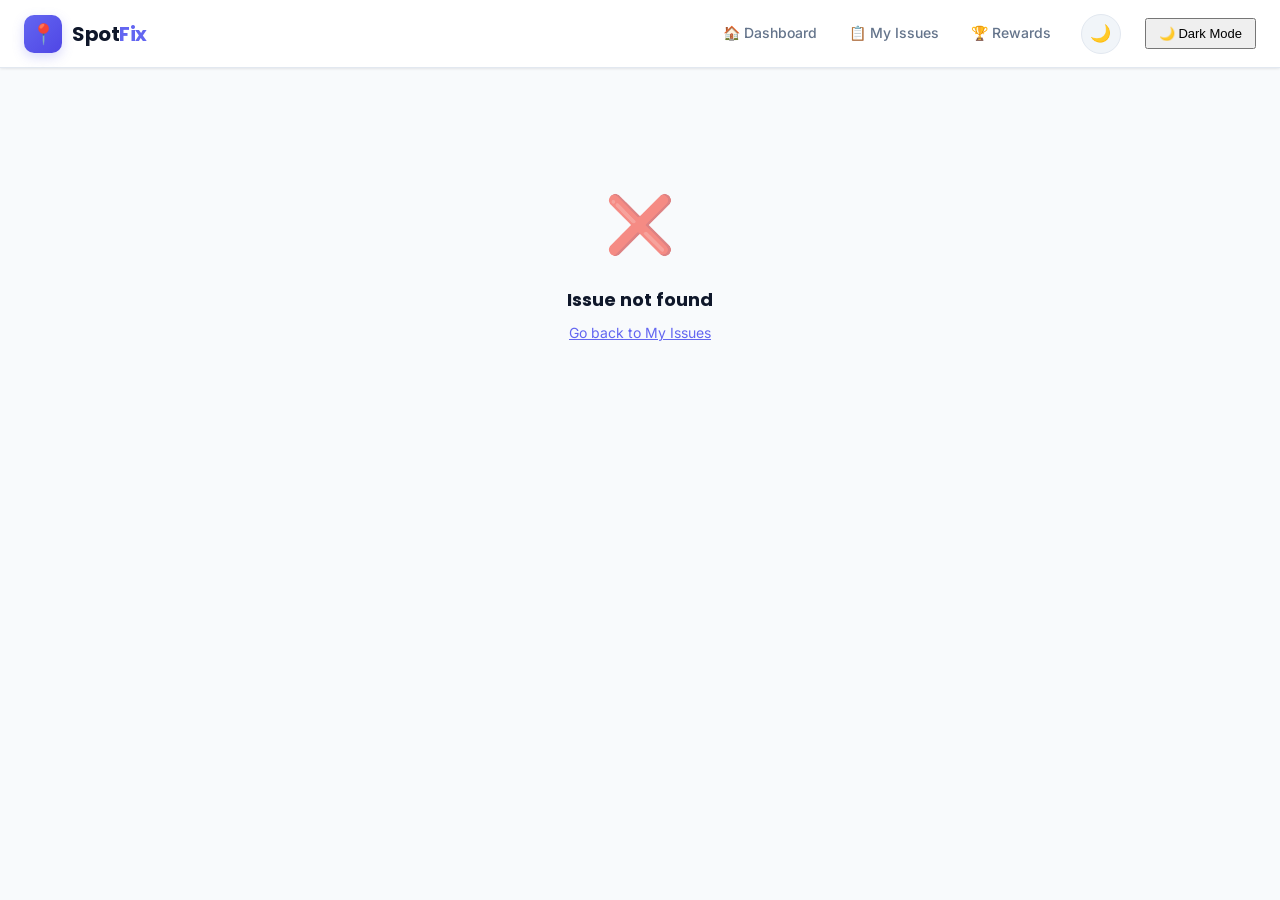
<file: spotfix/track_complaint.html>
<!DOCTYPE html>
<html lang="en" data-theme="light">
<head>

  <meta property="og:title" content="SpotFix – Together We Fix Our City">
  <meta property="og:description" content="Report civic issues, track real-time resolution progress, and earn rewards.">
  <meta property="og:image" content="logo.png">
  <meta name="twitter:card" content="summary_large_image">
<meta charset="UTF-8">
<meta name="viewport" content="width=device-width, initial-scale=1.0">
<title>Track Issue – SpotFix</title>
<link rel="stylesheet" href="style.css">
<style>
.page-layout {
  max-width: 700px;
  margin: 0 auto;
  padding: 32px 24px;
}

/* Issue header card */
.issue-header-card {
  background: var(--card);
  border: 1px solid var(--border);
  border-radius: var(--r-xl);
  overflow: hidden;
  box-shadow: var(--shadow-sm);
  margin-bottom: 24px;
}

.issue-banner {
  width: 100%;
  height: 220px;
  object-fit: cover;
  background: var(--bg-2);
  display: flex;
  align-items: center;
  justify-content: center;
  font-size: 64px;
}

.issue-banner img {
  width: 100%;
  height: 100%;
  object-fit: cover;
}

.issue-detail {
  padding: 20px 24px;
}

.issue-title {
  font-family: 'Poppins', sans-serif;
  font-size: 22px;
  font-weight: 800;
  color: var(--text);
  margin-bottom: 10px;
}

.issue-meta {
  display: flex;
  flex-wrap: wrap;
  gap: 16px;
  font-size: 13px;
  color: var(--text-muted);
}

.issue-meta span {
  display: flex;
  align-items: center;
  gap: 5px;
}

/* Timeline */
.timeline-card {
  background: var(--card);
  border: 1px solid var(--border);
  border-radius: var(--r-xl);
  padding: 28px 28px;
  box-shadow: var(--shadow-sm);
  margin-bottom: 24px;
  position: relative;
}

.timeline-card h3 {
  font-family: 'Poppins', sans-serif;
  font-size: 16px;
  font-weight: 700;
  color: var(--text);
  margin-bottom: 28px;
}

.timeline {
  position: relative;
  padding-left: 44px;
}

.timeline::before {
  content: '';
  position: absolute;
  left: 14px;
  top: 0;
  bottom: 0;
  width: 2px;
  background: var(--border);
}

.tl-step {
  position: relative;
  padding-bottom: 30px;
  opacity: 0.4;
  transition: opacity 0.3s;
}

.tl-step:last-child { padding-bottom: 0; }

.tl-step.done { opacity: 1; }
.tl-step.active { opacity: 1; }

/* Step dot */
.tl-dot {
  position: absolute;
  left: -30px;
  top: 2px;
  width: 28px;
  height: 28px;
  border-radius: 50%;
  background: var(--bg-2);
  border: 2px solid var(--border);
  display: flex;
  align-items: center;
  justify-content: center;
  font-size: 13px;
  z-index: 1;
  transition: all 0.4s;
}

.tl-step.done .tl-dot {
  background: var(--success);
  border-color: var(--success);
  color: white;
}

.tl-step.active .tl-dot {
  background: var(--primary);
  border-color: var(--primary);
  color: white;
  animation: pulse-ring 2s infinite;
}

.tl-step-title {
  font-weight: 700;
  font-size: 15px;
  color: var(--text);
  margin-bottom: 2px;
}

.tl-step-desc {
  font-size: 13px;
  color: var(--text-muted);
}

.tl-step-time {
  font-size: 11px;
  color: var(--text-subtle);
  margin-top: 4px;
}

/* Staff comments */
.comments-card {
  background: var(--card);
  border: 1px solid var(--border);
  border-radius: var(--r-xl);
  padding: 24px;
  box-shadow: var(--shadow-sm);
  margin-bottom: 24px;
}

.comments-card h3 {
  font-family: 'Poppins', sans-serif;
  font-size: 16px;
  font-weight: 700;
  color: var(--text);
  margin-bottom: 16px;
}

.comment-item {
  display: flex;
  gap: 12px;
  margin-bottom: 16px;
}

.comment-avatar {
  width: 36px;
  height: 36px;
  border-radius: 50%;
  background: var(--primary-glow);
  color: var(--primary);
  font-size: 14px;
  font-weight: 700;
  display: flex;
  align-items: center;
  justify-content: center;
  flex-shrink: 0;
}

.comment-bubble {
  background: var(--bg-2);
  border-radius: 4px 14px 14px 14px;
  padding: 10px 14px;
  border: 1px solid var(--border);
  flex: 1;
}

.comment-author {
  font-size: 12px;
  font-weight: 700;
  color: var(--primary);
  margin-bottom: 3px;
}

.comment-text {
  font-size: 13px;
  color: var(--text-2);
}

.comment-time {
  font-size: 11px;
  color: var(--text-subtle);
  margin-top: 4px;
}

/* Deadline + share */
.info-cards-row {
  display: grid;
  grid-template-columns: 1fr 1fr;
  gap: 14px;
  margin-bottom: 24px;
}

.info-mini-card {
  background: var(--card);
  border: 1px solid var(--border);
  border-radius: var(--r-lg);
  padding: 16px;
  box-shadow: var(--shadow-xs);
  text-align: center;
}

.info-mini-icon { font-size: 28px; margin-bottom: 8px; }
.info-mini-label { font-size: 12px; color: var(--text-muted); font-weight: 500; margin-bottom: 4px; }
.info-mini-val { font-size: 18px; font-weight: 700; color: var(--text); }

@media (max-width: 480px) {
  .info-cards-row { grid-template-columns: 1fr; }
  .issue-meta { flex-direction: column; gap: 8px; }
}
</style>
  <link rel="stylesheet" href="assets/css/toast.css">
  <link rel="stylesheet" href="assets/css/print.css">
</head>
<body>

<!-- NAVBAR -->
<nav class="sf-nav">
  <a href="home.html" class="sf-nav__logo">
    <div class="sf-nav__logo-icon">📍</div>
    <div class="sf-nav__logo-text">Spot<span>Fix</span></div>
  </a>
  <ul class="sf-nav__links">
    <li><a href="home.html">🏠 Dashboard</a></li>
    <li><a href="user_complaints.html">📋 My Issues</a></li>
    <li><a href="rewards.html">🏆 Rewards</a></li>
  </ul>
  <div class="sf-nav__actions">
    <button class="sf-nav__theme" onclick="toggleTheme()" id="themeBtn">🌙</button>
  </div>
<button id="spotfix-theme-btn" class="btn btn-ghost" style="padding:6px 12px; font-size:13px; margin-left:8px;" aria-label="Toggle theme">🌙 Dark Mode</button>
</nav>

<div class="page-layout sf-anim-fade">

  <!-- Back -->
  <div style="margin-bottom:20px;">
    <a href="user_complaints.html" class="sf-btn sf-btn-ghost" style="font-size:13px;">
      ← Back to My Issues
    </a>
  </div>

  <!-- Issue Header -->
  <div class="issue-header-card">
    <div class="issue-banner" id="issueBanner">
      <div style="font-size:64px;" id="bannerIcon">📍</div>
    </div>
    <div class="issue-detail">
      <div style="display:flex;align-items:flex-start;justify-content:space-between;gap:12px;margin-bottom:12px;">
        <div class="issue-title" id="issueTitle">Loading...</div>
        <span class="sf-badge" id="issueBadge" style="white-space:nowrap;flex-shrink:0">—</span>
      </div>
      <div class="issue-meta" id="issueMeta"></div>
    </div>
  </div>

  <!-- Info Row -->
  <div class="info-cards-row">
    <div class="info-mini-card">
      <div class="info-mini-icon">⏰</div>
      <div class="info-mini-label">Deadline</div>
      <div class="info-mini-val" id="deadlineVal">Not Set</div>
      <div id="deadlineCountdown" style="font-size:11px;color:var(--text-muted);margin-top:3px;"></div>
    </div>
    <div class="info-mini-card">
      <div class="info-mini-icon">💰</div>
      <div class="info-mini-label">Budget Allocated</div>
      <div class="info-mini-val" id="moneyVal">Not Set</div>
    </div>
  </div>

  <!-- Timeline -->
  <div class="timeline-card">
    <h3>🔄 Issue Progress Timeline</h3>
    <div class="timeline">
      <div class="tl-step" id="ts1">
        <div class="tl-dot" id="td1">📥</div>
        <div class="tl-step-title">Pending</div>
        <div class="tl-step-desc">Your complaint has been received and is awaiting review.</div>
        <div class="tl-step-time" id="tt1"></div>
      </div>
      <div class="tl-step" id="ts2">
        <div class="tl-dot" id="td2">✅</div>
        <div class="tl-step-title">Verified</div>
        <div class="tl-step-desc">Staff has verified your issue on-ground.</div>
        <div class="tl-step-time" id="tt2"></div>
      </div>
      <div class="tl-step" id="ts3">
        <div class="tl-dot" id="td3">🔨</div>
        <div class="tl-step-title">In-Progress</div>
        <div class="tl-step-desc">Work has started. The team is actively fixing the issue.</div>
        <div class="tl-step-time" id="tt3"></div>
      </div>
      <div class="tl-step" id="ts4">
        <div class="tl-dot" id="td4">🎉</div>
        <div class="tl-step-title">Solved</div>
        <div class="tl-step-desc">Issue has been fully resolved. Thank you for reporting!</div>
        <div class="tl-step-time" id="tt4"></div>
      </div>
    </div>
  </div>

  <!-- Staff Comments -->
  <div class="comments-card">
    <h3>💬 Staff Updates</h3>
    <div id="commentsList">
      <div class="sf-empty" style="padding:30px;">
        <div class="sf-empty__icon" style="font-size:36px;">💬</div>
        <div class="sf-empty__text">No updates from staff yet. Check back soon!</div>
      </div>
    </div>
  </div>

  <!-- Action buttons -->
  <div style="display:flex;gap:12px;flex-wrap:wrap;">
    <button class="sf-btn sf-btn-ghost" onclick="shareIssue()">📤 Share Issue</button>
    <a href="user_complaints.html" class="sf-btn sf-btn-primary">← Back to Issues</a>
  </div>
</div>

<div id="sf-toast-container"></div>

<script>
(function() {
  const saved = localStorage.getItem('sf_theme') || 'light';
  document.documentElement.setAttribute('data-theme', saved);
  document.getElementById('themeBtn').textContent = saved === 'dark' ? '☀️' : '🌙';
})();
function toggleTheme() {
  const html = document.documentElement;
  const next = html.getAttribute('data-theme') === 'dark' ? 'light' : 'dark';
  html.setAttribute('data-theme', next);
  localStorage.setItem('sf_theme', next);
  document.getElementById('themeBtn').textContent = next === 'dark' ? '☀️' : '🌙';
}

function toast(msg, type='success') {
  const el = document.createElement('div');
  el.className = `sf-toast ${type}`;
  el.innerHTML = `<span>${{success:'✅',danger:'❌',warning:'⚠️',info:'ℹ️'}[type]}</span> ${msg}`;
  document.getElementById('sf-toast-container').appendChild(el);
  setTimeout(() => el.remove(), 3500);
}

const catIcons = {'Pothole':'🕳️','Garbage':'🗑️','Streetlight':'💡','Water Leakage':'💧','Other':'🔧'};
const statusBadgeClass = {
  'Pending':'sf-badge-pending','Verified':'sf-badge-verified',
  'In-Progress':'sf-badge-inprogress','Solved':'sf-badge-solved'
};

const id = localStorage.getItem('track_id');
const complaints = JSON.parse(localStorage.getItem('complaints')) || [];
const issue = complaints.find(c => c.id == id);

if (!issue) {
  document.querySelector('.page-layout').innerHTML = `
    <div class="sf-empty" style="padding:80px;">
      <div class="sf-empty__icon">❌</div>
      <div class="sf-empty__title">Issue not found</div>
      <div class="sf-empty__text"><a href="user_complaints.html" style="color:var(--primary)">Go back to My Issues</a></div>
    </div>`;
} else {
  // Header
  document.getElementById('issueTitle').textContent = issue.title || 'Untitled Issue';
  const badge = document.getElementById('issueBadge');
  badge.textContent = issue.status;
  badge.className = `sf-badge ${statusBadgeClass[issue.status] || ''}`;

  // Banner
  const banner = document.getElementById('issueBanner');
  if (issue.image) {
    banner.innerHTML = `<img src="${issue.image}" alt="Issue photo">`;
  } else {
    document.getElementById('bannerIcon').textContent = catIcons[issue.category] || '📍';
  }

  // Meta
  const d = issue.createdAt ? new Date(issue.createdAt).toLocaleDateString('en-IN',{day:'numeric',month:'long',year:'numeric'}) : 'Unknown';
  document.getElementById('issueMeta').innerHTML = `
    <span>${catIcons[issue.category]||'🔧'} ${issue.category || 'General'}</span>
    <span>📍 ${issue.location || 'N/A'}</span>
    <span>👤 ${issue.user || 'Anonymous'}</span>
    <span>🗓 ${d}</span>
    ${issue.priority ? `<span style="color:${issue.priority==='High'?'var(--danger)':issue.priority==='Medium'?'var(--warning)':'var(--success)'};font-weight:700">● ${issue.priority} Priority</span>` : ''}
  `;

  // Deadline
  if (issue.deadline) {
    document.getElementById('deadlineVal').textContent = issue.deadline;
    const dl = new Date(issue.deadline);
    const now = new Date();
    const diff = Math.ceil((dl - now) / (1000 * 60 * 60 * 24));
    const el = document.getElementById('deadlineCountdown');
    if (diff < 0) {
      el.textContent = `⚠️ ${Math.abs(diff)} days overdue`;
      el.style.color = 'var(--danger)';
    } else if (diff === 0) {
      el.textContent = '⚡ Due Today!';
      el.style.color = 'var(--warning)';
    } else {
      el.textContent = `${diff} days remaining`;
    }
  }

  // Money
  if (issue.money) {
    document.getElementById('moneyVal').textContent = '₹' + issue.money.toLocaleString();
  }

  // Timeline
  const order = ['Pending','Verified','In-Progress','Solved'];
  const currentIdx = order.indexOf(issue.status);

  order.forEach((s, i) => {
    const step = document.getElementById('ts' + (i+1));
    if (!step) return;
    if (i < currentIdx) {
      step.classList.add('done');
      document.getElementById('td' + (i+1)).textContent = '✓';
    } else if (i === currentIdx) {
      step.classList.add('active');
    }
  });

  // Staff comments
  if (issue.comments && issue.comments.length > 0) {
    document.getElementById('commentsList').innerHTML = issue.comments.map(c => `
      <div class="comment-item">
        <div class="comment-avatar">👷</div>
        <div class="comment-bubble">
          <div class="comment-author">Staff Update</div>
          <div class="comment-text">${c.text}</div>
          <div class="comment-time">${c.time || ''}</div>
        </div>
      </div>`).join('');
  }
}

function shareIssue() {
  if (issue) {
    const text = `🏙️ SpotFix Report: "${issue.title}" — Status: ${issue.status} | Location: ${issue.location}`;
    if (navigator.share) {
      navigator.share({ title: 'SpotFix Issue', text });
    } else {
      navigator.clipboard.writeText(text).then(() => toast('Issue link copied to clipboard!', 'success'));
    }
  }
}
</script>
  <script src="assets/js/toast.js"></script>
  <script src="assets/js/theme-toggle.js"></script>
  <script src="assets/js/export-utils.js"></script>
  <script src="assets/js/timeline.js"></script>
  <script src="assets/js/rating-modal.js"></script>
  <script src="assets/js/share-widget.js"></script>
</body>
</html>
</file>
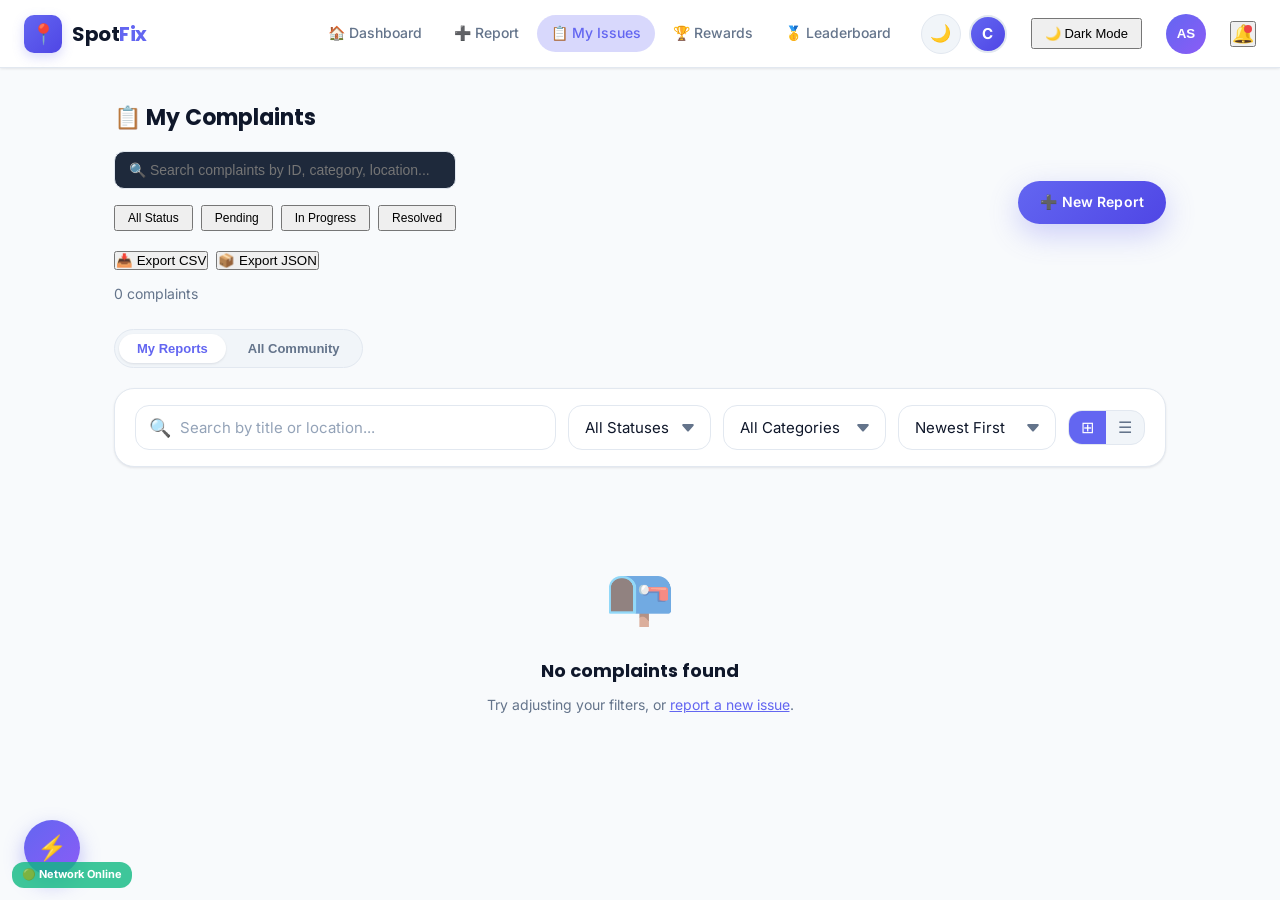
<file: spotfix/user_complaints.html>
<!DOCTYPE html>
<html lang="en" data-theme="light">
<head>

  <meta property="og:title" content="SpotFix – Together We Fix Our City">
  <meta property="og:description" content="Report civic issues, track real-time resolution progress, and earn rewards.">
  <meta property="og:image" content="logo.png">
  <meta name="twitter:card" content="summary_large_image">
<meta charset="UTF-8">
<meta name="viewport" content="width=device-width, initial-scale=1.0">
<title>My Complaints – SpotFix</title>
<link rel="stylesheet" href="style.css">
<style>
.page-layout {
  max-width: 1100px;
  margin: 0 auto;
  padding: 32px 24px;
}

/* Filter Bar */
.filter-bar {
  background: var(--card);
  border: 1px solid var(--border);
  border-radius: var(--r-lg);
  padding: 16px 20px;
  display: flex;
  align-items: center;
  gap: 12px;
  flex-wrap: wrap;
  margin-bottom: 24px;
  box-shadow: var(--shadow-xs);
}

.filter-bar .sf-input-icon-wrap {
  flex: 1;
  min-width: 200px;
}

.filter-bar select {
  width: auto;
  min-width: 140px;
}

/* View Toggle */
.view-toggle {
  display: flex;
  background: var(--bg-2);
  border-radius: var(--r-md);
  border: 1px solid var(--border);
  overflow: hidden;
}

.view-btn {
  padding: 7px 12px;
  border: none;
  background: transparent;
  cursor: pointer;
  font-size: 16px;
  color: var(--text-muted);
  transition: all var(--fast) var(--ease);
}

.view-btn.active {
  background: var(--primary);
  color: white;
}

/* Cards View */
.complaint-cards {
  display: grid;
  grid-template-columns: repeat(auto-fill, minmax(300px, 1fr));
  gap: 16px;
}

.complaint-card {
  background: var(--card);
  border: 1px solid var(--border);
  border-radius: var(--r-xl);
  overflow: hidden;
  box-shadow: var(--shadow-sm);
  transition: all var(--normal) var(--ease);
  cursor: pointer;
}

.complaint-card:hover {
  transform: translateY(-4px);
  box-shadow: var(--shadow-md);
  border-color: var(--primary);
}

.complaint-card-img {
  width: 100%;
  height: 160px;
  object-fit: cover;
  background: var(--bg-2);
  display: flex;
  align-items: center;
  justify-content: center;
  font-size: 48px;
}

.complaint-card-img img {
  width: 100%;
  height: 100%;
  object-fit: cover;
}

.complaint-card-body {
  padding: 16px;
}

.complaint-card-header {
  display: flex;
  align-items: flex-start;
  justify-content: space-between;
  gap: 8px;
  margin-bottom: 8px;
}

.complaint-card-title {
  font-family: 'Poppins', sans-serif;
  font-size: 15px;
  font-weight: 700;
  color: var(--text);
  line-height: 1.3;
}

.complaint-card-meta {
  font-size: 12px;
  color: var(--text-muted);
  display: flex;
  align-items: center;
  gap: 8px;
  flex-wrap: wrap;
  margin-bottom: 12px;
}

.complaint-card-footer {
  display: flex;
  align-items: center;
  justify-content: space-between;
  padding-top: 12px;
  border-top: 1px solid var(--border);
}

/* Progress tracker mini */
.mini-track {
  display: flex;
  align-items: center;
  gap: 4px;
  margin: 10px 0;
}

.mini-step {
  flex: 1;
  height: 4px;
  border-radius: 2px;
  background: var(--border);
}

.mini-step.done-pending  { background: var(--warning); }
.mini-step.done-verified { background: var(--info); }
.mini-step.done-progress { background: #8b5cf6; }
.mini-step.done-solved   { background: var(--success); }

/* Upvote */
.upvote-btn {
  display: flex;
  align-items: center;
  gap: 4px;
  padding: 5px 10px;
  border-radius: var(--r-full);
  border: 1px solid var(--border);
  background: var(--bg-2);
  cursor: pointer;
  font-size: 12px;
  font-weight: 600;
  color: var(--text-muted);
  transition: all var(--fast) var(--ease);
}

.upvote-btn:hover, .upvote-btn.voted {
  background: var(--danger-bg);
  border-color: var(--danger);
  color: var(--danger);
}

/* Tab strip */
.tab-strip {
  display: flex;
  gap: 4px;
  margin-bottom: 20px;
  background: var(--bg-2);
  padding: 4px;
  border-radius: var(--r-full);
  border: 1px solid var(--border);
  width: fit-content;
}

.tab-btn {
  padding: 7px 18px;
  border-radius: var(--r-full);
  border: none;
  background: transparent;
  font-size: 13px;
  font-weight: 600;
  color: var(--text-muted);
  cursor: pointer;
  transition: all var(--fast) var(--ease);
}

.tab-btn.active {
  background: var(--card);
  color: var(--primary);
  box-shadow: var(--shadow-xs);
}

@media (max-width: 600px) {
  .filter-bar { flex-direction: column; align-items: stretch; }
  .complaint-cards { grid-template-columns: 1fr; }
}
</style>
  <link rel="stylesheet" href="assets/css/toast.css">
  <link rel="stylesheet" href="assets/css/components.css">
  <link rel="stylesheet" href="assets/css/animations.css">
</head>
<body>

<!-- NAVBAR -->
<nav aria-label="Main Navigation" class="sf-nav">
  <a href="home.html" class="sf-nav__logo">
    <div class="sf-nav__logo-icon">📍</div>
    <div class="sf-nav__logo-text">Spot<span>Fix</span></div>
  </a>
  <ul class="sf-nav__links">
    <li><a href="home.html">🏠 Dashboard</a></li>
    <li><a href="report.html">➕ Report</a></li>
    <li><a href="user_complaints.html" class="active">📋 My Issues</a></li>
    <li><a href="rewards.html">🏆 Rewards</a></li>
    <li><a href="leaderboard.html">🥇 Leaderboard</a></li>
  </ul>
  <div class="sf-nav__actions">
    <button class="sf-nav__theme" onclick="toggleTheme()" id="themeBtn">🌙</button>
    <div class="sf-nav__avatar" id="avatarEl">?</div>
  </div>
  <button class="sf-nav__hamburger" onclick="toggleMobileNav()"><span></span><span></span><span></span></button>
<button id="spotfix-theme-btn" class="btn btn-ghost" style="padding:6px 12px; font-size:13px; margin-left:8px;" aria-label="Toggle theme">🌙 Dark Mode</button>
<button id="btn-user-avatar" class="spotfix-avatar" style="border:none; cursor:pointer; margin-left:8px;" onclick="SpotFixProfile.toggleProfileMenu()" aria-label="User Profile">AS</button>
<button id="btn-notif-bell" class="btn btn-ghost" style="position:relative; font-size:18px; margin-left:8px;" onclick="SpotFixNotifs.toggleDrawer()" aria-label="Notifications">🔔<span style="position:absolute; top:2px; right:2px; background:#ef4444; width:8px; height:8px; border-radius:50%;"></span></button>
</nav>
<div class="sf-mobile-nav" id="mobileNav">
  <a href="home.html">🏠 Dashboard</a>
  <a href="report.html">➕ Report Issue</a>
  <a href="user_complaints.html">📋 My Issues</a>
  <a href="rewards.html">🏆 Rewards</a>
</div>

<div class="page-layout sf-anim-fade">
  <!-- Header -->
  <div class="flex items-center justify-between mb-6">
    <div>
      <h1 class="sf-section-title">📋 My Complaints</h1>

  <div id="skeleton-loader" style="display:none; gap:12px; flex-direction:column; margin:16px 0;">
    <div style="height:60px; background:rgba(255,255,255,0.05); border-radius:10px; animation:spotfixPulse 1.5s infinite;"></div>
    <div style="height:60px; background:rgba(255,255,255,0.05); border-radius:10px; animation:spotfixPulse 1.5s infinite;"></div>
  </div>

  <div style="margin:16px 0;">
    <input type="text" id="complaint-search-input" placeholder="🔍 Search complaints by ID, category, location..." style="width:100%; padding:10px 14px; border-radius:10px; border:1px solid var(--border, #334155); background:var(--card-bg, #1e293b); color:var(--text, #fff); font-size:14px;">
  </div>

  <div style="display:flex; gap:8px; margin-bottom:16px; flex-wrap:wrap;">
    <button class="btn btn-primary" id="filter-chip-all" style="padding:4px 12px; font-size:12px;">All Status</button>
    <button class="btn btn-outline" style="padding:4px 12px; font-size:12px;">Pending</button>
    <button class="btn btn-outline" style="padding:4px 12px; font-size:12px;">In Progress</button>
    <button class="btn btn-outline" style="padding:4px 12px; font-size:12px;">Resolved</button>
  </div>
  <script>
    document.addEventListener('DOMContentLoaded', () => {
      SpotFixFilter.applyFilter('complaint-search-input', '.complaints-list', '.card, tr');
    });
  </script>
<div style="margin: 10px 0;"><button id="btn-export-csv" style="margin-right:8px;" class="btn btn-outline" onclick="SpotFixExport.exportToCSV('my_complaints.csv', [{id:'FIX-1089', category:'Pothole', status:'In Progress', date:'2026-10-09'}])">📥 Export CSV</button><button id="btn-export-json" class="btn btn-outline" onclick="SpotFixExport.exportToJSON('my_complaints.json', [{id:'FIX-1089', category:'Pothole', status:'In Progress', date:'2026-10-09'}])">📦 Export JSON</button></div>
      <p class="sf-section-sub" id="subText">All your submitted civic reports</p>
    </div>
    <a href="report.html" class="sf-btn sf-btn-primary">➕ New Report</a>
  </div>

  <!-- Tabs -->
  <div class="tab-strip" id="tabStrip">
    <button class="tab-btn active" data-tab="mine" onclick="setTab(this,'mine')">My Reports</button>
    <button class="tab-btn" data-tab="all" onclick="setTab(this,'all')">All Community</button>
  </div>

  <!-- Filter Bar -->
  <div class="filter-bar">
    <div class="sf-input-icon-wrap">
      <span class="sf-icon">🔍</span>
      <input class="sf-input" type="text" id="searchInput" placeholder="Search by title or location..." oninput="renderCards()">
    </div>
    <select class="sf-select" id="statusFilter" onchange="renderCards()" style="width:auto;min-width:140px;">
      <option value="all">All Statuses</option>
      <option value="Pending">Pending</option>
      <option value="Verified">Verified</option>
      <option value="In-Progress">In-Progress</option>
      <option value="Solved">Solved</option>
    </select>
    <select class="sf-select" id="catFilter" onchange="renderCards()" style="width:auto;min-width:130px;">
      <option value="all">All Categories</option>
      <option value="Pothole">Pothole</option>
      <option value="Garbage">Garbage</option>
      <option value="Streetlight">Streetlight</option>
      <option value="Water Leakage">Water Leakage</option>
      <option value="Other">Other</option>
    </select>
    <select class="sf-select" id="sortOrder" onchange="renderCards()" style="width:auto;min-width:120px;">
      <option value="newest">Newest First</option>
      <option value="oldest">Oldest First</option>
      <option value="upvotes">Most Upvoted</option>
    </select>
    <div class="view-toggle">
      <button class="view-btn active" id="cardViewBtn" onclick="setView('card')" title="Card view">⊞</button>
      <button class="view-btn" id="tableViewBtn" onclick="setView('table')" title="Table view">☰</button>
    </div>
  </div>

  <!-- Cards / Table -->
  <div id="cardsContainer" class="complaint-cards"></div>
  <div id="tableContainer" style="display:none;">
    <div class="sf-table-wrap">
      <table class="sf-table">
        <thead>
          <tr>
            <th>Title</th><th>Category</th><th>Status</th><th>Priority</th><th>Date</th><th>Action</th>
          </tr>
        </thead>
        <tbody id="tableBody"></tbody>
      </table>
    </div>
  </div>

  <div id="emptyState" style="display:none;">
    <div class="sf-empty">
      <div class="sf-empty__icon">📭</div>
      <div class="sf-empty__title">No complaints found</div>
      <div class="sf-empty__text">Try adjusting your filters, or <a href="report.html" style="color:var(--primary);">report a new issue</a>.</div>
    </div>
  </div>
</div>

<div id="sf-toast-container"></div>

<script>
/* Theme */
(function() {
  const saved = localStorage.getItem('sf_theme') || 'light';
  document.documentElement.setAttribute('data-theme', saved);
  document.getElementById('themeBtn').textContent = saved === 'dark' ? '☀️' : '🌙';
  const name = localStorage.getItem('user_name') || 'C';
  document.getElementById('avatarEl').textContent = name.charAt(0).toUpperCase();
})();
function toggleTheme() {
  const html = document.documentElement;
  const next = html.getAttribute('data-theme') === 'dark' ? 'light' : 'dark';
  html.setAttribute('data-theme', next);
  localStorage.setItem('sf_theme', next);
  document.getElementById('themeBtn').textContent = next === 'dark' ? '☀️' : '🌙';
}
function toggleMobileNav() { document.getElementById('mobileNav').classList.toggle('open'); }

function toast(msg, type='success') {
  const icons = {success:'✅',danger:'❌',warning:'⚠️',info:'ℹ️'};
  const el = document.createElement('div');
  el.className = `sf-toast ${type}`;
  el.innerHTML = `<span>${icons[type]}</span> ${msg}`;
  document.getElementById('sf-toast-container').appendChild(el);
  setTimeout(() => el.remove(), 3500);
}

const userName = localStorage.getItem('user_name') || 'Citizen';
let currentTab = 'mine';
let currentView = 'card';

const statusMap = {
  'Pending'    : 'sf-badge-pending',
  'Verified'   : 'sf-badge-verified',
  'In-Progress': 'sf-badge-inprogress',
  'Solved'     : 'sf-badge-solved'
};

const catIcons = {
  'Pothole':'🕳️','Garbage':'🗑️','Streetlight':'💡','Water Leakage':'💧','Other':'🔧'
};

function setTab(btn, tab) {
  document.querySelectorAll('.tab-btn').forEach(b => b.classList.remove('active'));
  btn.classList.add('active');
  currentTab = tab;
  renderCards();
}

function setView(v) {
  currentView = v;
  document.getElementById('cardsContainer').style.display = v === 'card' ? 'grid' : 'none';
  document.getElementById('tableContainer').style.display  = v === 'table' ? 'block' : 'none';
  document.getElementById('cardViewBtn').classList.toggle('active', v === 'card');
  document.getElementById('tableViewBtn').classList.toggle('active', v === 'table');
  renderCards();
}

function getStepClass(status, step) {
  const order = ['Pending','Verified','In-Progress','Solved'];
  const idx = order.indexOf(status);
  const stepIdx = order.indexOf(step);
  if (stepIdx > idx) return '';
  const classes = ['done-pending','done-verified','done-progress','done-solved'];
  return classes[Math.min(stepIdx, idx)];
}

function renderCards() {
  let data = JSON.parse(localStorage.getItem('complaints')) || [];
  if (currentTab === 'mine') data = data.filter(c => c.user === userName || c.user === 'Anonymous');

  const search = document.getElementById('searchInput').value.toLowerCase();
  const status = document.getElementById('statusFilter').value;
  const cat    = document.getElementById('catFilter').value;
  const sort   = document.getElementById('sortOrder').value;

  if (search) data = data.filter(c =>
    (c.title || '').toLowerCase().includes(search) ||
    (c.location || '').toLowerCase().includes(search)
  );
  if (status !== 'all') data = data.filter(c => c.status === status);
  if (cat !== 'all')    data = data.filter(c => c.category === cat);

  if (sort === 'newest') data.sort((a,b) => new Date(b.createdAt) - new Date(a.createdAt));
  if (sort === 'oldest') data.sort((a,b) => new Date(a.createdAt) - new Date(b.createdAt));
  if (sort === 'upvotes') data.sort((a,b) => (b.upvotes||0) - (a.upvotes||0));

  document.getElementById('subText').textContent = `${data.length} complaint${data.length !== 1 ? 's' : ''}`;

  const cards = document.getElementById('cardsContainer');
  const tbody = document.getElementById('tableBody');
  const empty = document.getElementById('emptyState');

  cards.innerHTML = '';
  tbody.innerHTML = '';

  if (data.length === 0) {
    empty.style.display = 'block';
    return;
  }
  empty.style.display = 'none';

  data.forEach(c => {
    const date = c.createdAt ? new Date(c.createdAt).toLocaleDateString('en-IN',{day:'numeric',month:'short'}) : '—';
    const icon = catIcons[c.category] || '🔧';
    const stepClass = s => getStepClass(c.status, s);
    const priorityColors = { High:'var(--danger)', Medium:'var(--warning)', Low:'var(--success)' };

    if (currentView === 'card') {
      cards.innerHTML += `
        <div class="complaint-card sf-anim-slide" onclick="trackIssue(${c.id})">
          <div class="complaint-card-img" style="position:relative;">
            ${c.image
              ? `<img src="${c.image}" alt="Issue photo">`
              : `<div style="width:100%;height:100%;display:flex;align-items:center;justify-content:center;font-size:52px;background:var(--bg-2)">${icon}</div>`}
            ${c.priority === 'High' ? '<div style="position:absolute;top:8px;right:8px;background:var(--danger);color:white;font-size:11px;font-weight:700;padding:3px 8px;border-radius:999px;">🔴 URGENT</div>' : ''}
          </div>
          <div class="complaint-card-body">
            <div class="complaint-card-header">
              <div class="complaint-card-title">${c.title || 'Untitled Issue'}</div>
              <span class="sf-badge ${statusMap[c.status] || 'sf-badge-pending'}">${c.status}</span>
            </div>
            <div class="complaint-card-meta">
              <span>${icon} ${c.category || 'General'}</span>
              <span>📍 ${(c.location || 'N/A').slice(0, 30)}</span>
              <span>🗓 ${date}</span>
            </div>
            <div class="mini-track">
              <div class="mini-step ${stepClass('Pending')}"></div>
              <div class="mini-step ${stepClass('Verified')}"></div>
              <div class="mini-step ${stepClass('In-Progress')}"></div>
              <div class="mini-step ${stepClass('Solved')}"></div>
            </div>
            <div class="complaint-card-footer">
              <div class="upvote-btn ${(c.upvoters||[]).includes(userName)?'voted':''}" onclick="event.stopPropagation();upvote(${c.id})">
                ❤️ ${c.upvotes || 0}
              </div>
              <button class="sf-btn sf-btn-ghost" style="font-size:12px;padding:5px 12px;" onclick="event.stopPropagation();trackIssue(${c.id})">Track →</button>
            </div>
          </div>
        </div>`;
    } else {
      tbody.innerHTML += `
        <tr onclick="trackIssue(${c.id})">
          <td><b>${c.title || 'Untitled'}</b></td>
          <td>${icon} ${c.category || 'General'}</td>
          <td><span class="sf-badge ${statusMap[c.status]||'sf-badge-pending'}">${c.status}</span></td>
          <td style="color:${priorityColors[c.priority]||'var(--text-muted)'};font-weight:600">${c.priority || 'Medium'}</td>
          <td style="font-size:12px;color:var(--text-muted)">${date}</td>
          <td><button class="sf-btn sf-btn-ghost" style="font-size:12px;padding:5px 12px;" onclick="event.stopPropagation();trackIssue(${c.id})">Track →</button></td>
        </tr>`;
    }
  });
}

function trackIssue(id) {
  localStorage.setItem('track_id', id);
  window.location.href = 'track_complaint.html';
}

function upvote(id) {
  const complaints = JSON.parse(localStorage.getItem('complaints')) || [];
  const idx = complaints.findIndex(c => c.id == id);
  if (idx === -1) return;
  if (!complaints[idx].upvoters) complaints[idx].upvoters = [];
  if (complaints[idx].upvoters.includes(userName)) {
    toast('You already upvoted this issue!', 'warning');
    return;
  }
  complaints[idx].upvotes = (complaints[idx].upvotes || 0) + 1;
  complaints[idx].upvoters.push(userName);
  localStorage.setItem('complaints', JSON.stringify(complaints));
  toast('👍 Upvoted! This helps prioritize the issue.', 'success');
  renderCards();
}

renderCards();
</script>
  <script src="assets/js/toast.js"></script>
  <script src="assets/js/theme-toggle.js"></script>
  <script src="assets/js/export-utils.js"></script>
  <script src="assets/js/quick-fab.js"></script>
  <script src="assets/js/search-filter.js"></script>
  <script src="assets/js/user-profile-modal.js"></script>
  <script src="assets/js/category-icons.js"></script>
  <script src="assets/js/live-notifications.js"></script>
  <script src="assets/js/offline-storage.js"></script>
</body>
</html>
</file>
<file: spotfix/style.css>
/* ============================================================
   SPOTFIX — GLOBAL DESIGN SYSTEM
   style.css — shared across ALL pages
   ============================================================ */

/* ---------- GOOGLE FONTS ---------- */
@import url('https://fonts.googleapis.com/css2?family=Inter:wght@300;400;500;600;700;800&family=Poppins:wght@400;600;700;800&display=swap');

/* ---------- DESIGN TOKENS ---------- */
:root {
  /* Brand Colors */
  --primary: #6366f1;
  --primary-dark: #4f46e5;
  --primary-light: #818cf8;
  --primary-glow: rgba(99, 102, 241, 0.25);

  /* Semantic Colors */
  --success: #10b981;
  --success-bg: rgba(16,185,129,0.12);
  --warning: #f59e0b;
  --warning-bg: rgba(245,158,11,0.12);
  --danger: #ef4444;
  --danger-bg: rgba(239,68,68,0.12);
  --info: #3b82f6;
  --info-bg: rgba(59,130,246,0.12);

  /* Status Colors */
  --status-pending: #f59e0b;
  --status-verified: #3b82f6;
  --status-inprogress: #8b5cf6;
  --status-solved: #10b981;

  /* Light Mode Surfaces */
  --bg: #f8fafc;
  --bg-2: #f1f5f9;
  --card: #ffffff;
  --card-2: #f8fafc;
  --border: #e2e8f0;
  --border-2: #cbd5e1;

  /* Light Mode Text */
  --text: #0f172a;
  --text-2: #334155;
  --text-muted: #64748b;
  --text-subtle: #94a3b8;

  /* Shadows */
  --shadow-xs: 0 1px 3px rgba(15,23,42,0.06), 0 1px 2px rgba(15,23,42,0.04);
  --shadow-sm: 0 4px 12px rgba(15,23,42,0.08);
  --shadow-md: 0 8px 24px rgba(15,23,42,0.12);
  --shadow-lg: 0 20px 48px rgba(15,23,42,0.16);
  --shadow-xl: 0 32px 64px rgba(15,23,42,0.2);
  --shadow-primary: 0 10px 30px rgba(99,102,241,0.3);

  /* Border Radius */
  --r-sm: 8px;
  --r-md: 14px;
  --r-lg: 20px;
  --r-xl: 28px;
  --r-full: 9999px;

  /* Spacing */
  --nav-h: 68px;

  /* Transitions */
  --ease: cubic-bezier(0.4, 0, 0.2, 1);
  --fast: 150ms;
  --normal: 250ms;
  --slow: 400ms;
}

/* ---------- DARK MODE TOKENS ---------- */
[data-theme="dark"] {
  --bg: #0f172a;
  --bg-2: #1e293b;
  --card: #1e293b;
  --card-2: #263244;
  --border: #334155;
  --border-2: #475569;

  --text: #f1f5f9;
  --text-2: #e2e8f0;
  --text-muted: #94a3b8;
  --text-subtle: #64748b;

  --shadow-xs: 0 1px 3px rgba(0,0,0,0.3);
  --shadow-sm: 0 4px 12px rgba(0,0,0,0.4);
  --shadow-md: 0 8px 24px rgba(0,0,0,0.5);
  --shadow-lg: 0 20px 48px rgba(0,0,0,0.6);
  --shadow-xl: 0 32px 64px rgba(0,0,0,0.7);
}

/* ---------- RESET & BASE ---------- */
*, *::before, *::after {
  box-sizing: border-box;
  margin: 0;
  padding: 0;
}

html {
  scroll-behavior: smooth;
}

body {
  font-family: 'Inter', sans-serif;
  background: var(--bg);
  color: var(--text);
  line-height: 1.6;
  transition: background var(--normal) var(--ease), color var(--normal) var(--ease);
  -webkit-font-smoothing: antialiased;
}

/* ---------- NAVBAR ---------- */
.sf-nav {
  position: sticky;
  top: 0;
  z-index: 900;
  height: var(--nav-h);
  background: var(--card);
  border-bottom: 1px solid var(--border);
  box-shadow: var(--shadow-xs);
  display: flex;
  align-items: center;
  padding: 0 24px;
  gap: 16px;
  backdrop-filter: blur(12px);
  transition: background var(--normal) var(--ease);
}

.sf-nav__logo {
  display: flex;
  align-items: center;
  gap: 10px;
  text-decoration: none;
  flex-shrink: 0;
}

.sf-nav__logo-icon {
  width: 38px;
  height: 38px;
  background: linear-gradient(135deg, var(--primary), var(--primary-dark));
  border-radius: 10px;
  display: flex;
  align-items: center;
  justify-content: center;
  font-size: 20px;
  color: white;
  box-shadow: 0 4px 12px var(--primary-glow);
}

.sf-nav__logo-text {
  font-family: 'Poppins', sans-serif;
  font-weight: 700;
  font-size: 20px;
  color: var(--text);
  letter-spacing: -0.5px;
}

.sf-nav__logo-text span {
  color: var(--primary);
}

.sf-nav__links {
  display: flex;
  align-items: center;
  gap: 4px;
  margin-left: auto;
  list-style: none;
}

.sf-nav__links a {
  display: flex;
  align-items: center;
  gap: 6px;
  padding: 7px 14px;
  border-radius: var(--r-full);
  text-decoration: none;
  font-size: 14px;
  font-weight: 500;
  color: var(--text-muted);
  transition: all var(--normal) var(--ease);
  white-space: nowrap;
}

.sf-nav__links a:hover {
  background: var(--bg-2);
  color: var(--text);
}

.sf-nav__links a.active {
  background: var(--primary-glow);
  color: var(--primary);
}

.sf-nav__actions {
  display: flex;
  align-items: center;
  gap: 8px;
  flex-shrink: 0;
}

/* Notification Bell */
.sf-nav__bell {
  position: relative;
  width: 40px;
  height: 40px;
  border-radius: var(--r-full);
  background: var(--bg-2);
  border: 1px solid var(--border);
  display: flex;
  align-items: center;
  justify-content: center;
  cursor: pointer;
  font-size: 17px;
  transition: all var(--normal) var(--ease);
}

.sf-nav__bell:hover {
  background: var(--border);
}

.sf-nav__badge {
  position: absolute;
  top: -4px;
  right: -4px;
  width: 18px;
  height: 18px;
  background: var(--danger);
  border-radius: var(--r-full);
  font-size: 10px;
  font-weight: 700;
  color: white;
  display: flex;
  align-items: center;
  justify-content: center;
  border: 2px solid var(--card);
}

/* Dark Mode Toggle */
.sf-nav__theme {
  width: 40px;
  height: 40px;
  border-radius: var(--r-full);
  background: var(--bg-2);
  border: 1px solid var(--border);
  display: flex;
  align-items: center;
  justify-content: center;
  cursor: pointer;
  font-size: 17px;
  transition: all var(--normal) var(--ease);
}

.sf-nav__theme:hover {
  background: var(--border);
}

/* Avatar */
.sf-nav__avatar {
  width: 38px;
  height: 38px;
  border-radius: var(--r-full);
  background: linear-gradient(135deg, var(--primary), var(--primary-dark));
  display: flex;
  align-items: center;
  justify-content: center;
  font-size: 15px;
  font-weight: 700;
  color: white;
  cursor: pointer;
  border: 2px solid var(--border);
  transition: all var(--normal) var(--ease);
}

.sf-nav__avatar:hover {
  border-color: var(--primary);
  transform: scale(1.05);
}

/* Mobile hamburger */
.sf-nav__hamburger {
  display: none;
  width: 40px;
  height: 40px;
  border-radius: var(--r-md);
  background: var(--bg-2);
  border: 1px solid var(--border);
  align-items: center;
  justify-content: center;
  cursor: pointer;
  font-size: 20px;
  flex-direction: column;
  gap: 5px;
  padding: 9px;
}

.sf-nav__hamburger span {
  display: block;
  width: 100%;
  height: 2px;
  background: var(--text);
  border-radius: 2px;
  transition: all var(--normal) var(--ease);
}

/* Mobile nav drawer */
.sf-mobile-nav {
  display: none;
  flex-direction: column;
  position: fixed;
  top: var(--nav-h);
  left: 0; right: 0;
  background: var(--card);
  border-bottom: 1px solid var(--border);
  padding: 12px 16px;
  z-index: 850;
  box-shadow: var(--shadow-md);
}

.sf-mobile-nav.open {
  display: flex;
}

.sf-mobile-nav a {
  display: flex;
  align-items: center;
  gap: 10px;
  padding: 12px 14px;
  border-radius: var(--r-md);
  text-decoration: none;
  font-size: 15px;
  font-weight: 500;
  color: var(--text-2);
  transition: all var(--fast) var(--ease);
}

.sf-mobile-nav a:hover {
  background: var(--bg-2);
  color: var(--primary);
}

/* ---------- LAYOUT HELPERS ---------- */
.sf-container {
  max-width: 1200px;
  margin: 0 auto;
  padding: 0 24px;
}

.sf-page {
  padding-top: 32px;
  padding-bottom: 64px;
  min-height: calc(100vh - var(--nav-h));
}

/* ---------- BUTTONS ---------- */
.sf-btn {
  display: inline-flex;
  align-items: center;
  justify-content: center;
  gap: 8px;
  padding: 10px 22px;
  border-radius: var(--r-full);
  font-family: 'Inter', sans-serif;
  font-size: 14px;
  font-weight: 600;
  text-decoration: none;
  border: none;
  cursor: pointer;
  transition: all var(--normal) var(--ease);
  white-space: nowrap;
  letter-spacing: 0.01em;
}

.sf-btn-primary {
  background: linear-gradient(135deg, var(--primary), var(--primary-dark));
  color: white;
  box-shadow: var(--shadow-primary);
}

.sf-btn-primary:hover {
  transform: translateY(-2px);
  box-shadow: 0 14px 36px rgba(99,102,241,0.4);
}

.sf-btn-outline {
  background: transparent;
  color: var(--primary);
  border: 2px solid var(--primary);
}

.sf-btn-outline:hover {
  background: var(--primary);
  color: white;
  transform: translateY(-2px);
}

.sf-btn-ghost {
  background: var(--bg-2);
  color: var(--text);
  border: 1px solid var(--border);
}

.sf-btn-ghost:hover {
  background: var(--border);
}

.sf-btn-success {
  background: linear-gradient(135deg, #10b981, #059669);
  color: white;
  box-shadow: 0 10px 28px rgba(16,185,129,0.3);
}

.sf-btn-success:hover {
  transform: translateY(-2px);
  box-shadow: 0 14px 36px rgba(16,185,129,0.4);
}

.sf-btn-danger {
  background: linear-gradient(135deg, #ef4444, #dc2626);
  color: white;
  box-shadow: 0 10px 28px rgba(239,68,68,0.3);
}

.sf-btn-sm {
  padding: 6px 14px;
  font-size: 12px;
}

.sf-btn-lg {
  padding: 14px 30px;
  font-size: 16px;
}

.sf-btn-icon {
  width: 40px;
  height: 40px;
  padding: 0;
  border-radius: var(--r-md);
  border: 1px solid var(--border);
  background: var(--card);
  color: var(--text-muted);
  cursor: pointer;
  display: flex;
  align-items: center;
  justify-content: center;
  font-size: 16px;
  transition: all var(--fast) var(--ease);
}

.sf-btn-icon:hover {
  background: var(--bg-2);
  color: var(--text);
}

/* ---------- CARDS ---------- */
.sf-card {
  background: var(--card);
  border: 1px solid var(--border);
  border-radius: var(--r-lg);
  box-shadow: var(--shadow-sm);
  transition: background var(--normal) var(--ease), border-color var(--normal) var(--ease);
  overflow: hidden;
}

.sf-card-body {
  padding: 24px;
}

.sf-card-hover:hover {
  box-shadow: var(--shadow-md);
  transform: translateY(-2px);
  border-color: var(--border-2);
}

/* Stat Cards */
.sf-stat-card {
  background: var(--card);
  border: 1px solid var(--border);
  border-radius: var(--r-lg);
  padding: 24px;
  box-shadow: var(--shadow-sm);
  display: flex;
  align-items: flex-start;
  gap: 16px;
  transition: all var(--normal) var(--ease);
}

.sf-stat-card:hover {
  box-shadow: var(--shadow-md);
  transform: translateY(-2px);
}

.sf-stat-icon {
  width: 52px;
  height: 52px;
  border-radius: var(--r-md);
  display: flex;
  align-items: center;
  justify-content: center;
  font-size: 24px;
  flex-shrink: 0;
}

.sf-stat-icon.primary { background: var(--primary-glow); }
.sf-stat-icon.success { background: var(--success-bg); }
.sf-stat-icon.warning { background: var(--warning-bg); }
.sf-stat-icon.danger  { background: var(--danger-bg); }
.sf-stat-icon.info    { background: var(--info-bg); }

.sf-stat-value {
  font-family: 'Poppins', sans-serif;
  font-size: 30px;
  font-weight: 800;
  line-height: 1;
  color: var(--text);
}

.sf-stat-label {
  font-size: 13px;
  color: var(--text-muted);
  margin-top: 4px;
  font-weight: 500;
}

/* ---------- FORMS ---------- */
.sf-form-group {
  display: flex;
  flex-direction: column;
  gap: 6px;
  margin-bottom: 18px;
}

.sf-label {
  font-size: 13px;
  font-weight: 600;
  color: var(--text-2);
  letter-spacing: 0.02em;
  text-transform: uppercase;
}

.sf-input,
.sf-select,
.sf-textarea {
  width: 100%;
  padding: 12px 16px;
  border-radius: var(--r-md);
  border: 1.5px solid var(--border);
  background: var(--card);
  color: var(--text);
  font-family: 'Inter', sans-serif;
  font-size: 15px;
  transition: all var(--normal) var(--ease);
  outline: none;
  appearance: none;
}

.sf-input::placeholder,
.sf-textarea::placeholder {
  color: var(--text-subtle);
}

.sf-input:focus,
.sf-select:focus,
.sf-textarea:focus {
  border-color: var(--primary);
  box-shadow: 0 0 0 3px var(--primary-glow);
  background: var(--card);
}

.sf-textarea {
  min-height: 100px;
  resize: vertical;
  line-height: 1.6;
}

.sf-select {
  background-image: url("data:image/svg+xml,%3Csvg xmlns='http://www.w3.org/2000/svg' width='16' height='16' fill='%2364748b' viewBox='0 0 16 16'%3E%3Cpath d='M7.247 11.14 2.451 5.658C1.885 5.013 2.345 4 3.204 4h9.592a1 1 0 0 1 .753 1.659l-4.796 5.48a1 1 0 0 1-1.506 0z'/%3E%3C/svg%3E");
  background-repeat: no-repeat;
  background-position: right 14px center;
  padding-right: 40px;
  cursor: pointer;
}

.sf-input-icon-wrap {
  position: relative;
}

.sf-input-icon-wrap .sf-icon {
  position: absolute;
  left: 14px;
  top: 50%;
  transform: translateY(-50%);
  font-size: 18px;
  color: var(--text-subtle);
  pointer-events: none;
}

.sf-input-icon-wrap .sf-input {
  padding-left: 44px;
}

.sf-input-err {
  border-color: var(--danger) !important;
}

.sf-err-msg {
  font-size: 12px;
  color: var(--danger);
  font-weight: 500;
}

/* ---------- STATUS BADGES ---------- */
.sf-badge {
  display: inline-flex;
  align-items: center;
  gap: 5px;
  padding: 4px 10px;
  border-radius: var(--r-full);
  font-size: 12px;
  font-weight: 600;
  letter-spacing: 0.03em;
}

.sf-badge::before {
  content: '';
  width: 6px;
  height: 6px;
  border-radius: 50%;
  background: currentColor;
  opacity: 0.8;
}

.sf-badge-pending {
  background: var(--warning-bg);
  color: #b45309;
}

[data-theme="dark"] .sf-badge-pending {
  color: #fbbf24;
}

.sf-badge-verified {
  background: var(--info-bg);
  color: #1d4ed8;
}

[data-theme="dark"] .sf-badge-verified {
  color: #60a5fa;
}

.sf-badge-inprogress {
  background: rgba(139,92,246,0.12);
  color: #6d28d9;
}

[data-theme="dark"] .sf-badge-inprogress {
  color: #a78bfa;
}

.sf-badge-solved {
  background: var(--success-bg);
  color: #065f46;
}

[data-theme="dark"] .sf-badge-solved {
  color: #34d399;
}

/* ---------- TABLES ---------- */
.sf-table-wrap {
  overflow-x: auto;
  border-radius: var(--r-lg);
  border: 1px solid var(--border);
  box-shadow: var(--shadow-sm);
}

.sf-table {
  width: 100%;
  border-collapse: collapse;
  background: var(--card);
}

.sf-table thead th {
  background: var(--bg-2);
  padding: 14px 16px;
  text-align: left;
  font-size: 12px;
  font-weight: 700;
  color: var(--text-muted);
  text-transform: uppercase;
  letter-spacing: 0.05em;
  border-bottom: 1px solid var(--border);
}

.sf-table tbody td {
  padding: 14px 16px;
  font-size: 14px;
  color: var(--text-2);
  border-bottom: 1px solid var(--border);
  vertical-align: middle;
}

.sf-table tbody tr:last-child td {
  border-bottom: none;
}

.sf-table tbody tr {
  cursor: pointer;
  transition: background var(--fast) var(--ease);
}

.sf-table tbody tr:hover {
  background: var(--bg-2);
}

/* ---------- SIDEBAR (staff pages) ---------- */
.sf-sidebar {
  width: 240px;
  min-height: calc(100vh - var(--nav-h));
  background: var(--card);
  border-right: 1px solid var(--border);
  padding: 24px 16px;
  display: flex;
  flex-direction: column;
  gap: 4px;
  flex-shrink: 0;
}

.sf-sidebar__title {
  font-size: 11px;
  font-weight: 700;
  color: var(--text-subtle);
  text-transform: uppercase;
  letter-spacing: 0.08em;
  padding: 8px 12px;
  margin-top: 16px;
}

.sf-sidebar a {
  display: flex;
  align-items: center;
  gap: 10px;
  padding: 10px 12px;
  border-radius: var(--r-md);
  text-decoration: none;
  font-size: 14px;
  font-weight: 500;
  color: var(--text-muted);
  transition: all var(--fast) var(--ease);
}

.sf-sidebar a:hover {
  background: var(--bg-2);
  color: var(--text);
}

.sf-sidebar a.active {
  background: var(--primary-glow);
  color: var(--primary);
  font-weight: 600;
}

.sf-sidebar a .icon {
  font-size: 18px;
  width: 24px;
  text-align: center;
}

/* Staff layout */
.sf-staff-layout {
  display: flex;
  min-height: calc(100vh - var(--nav-h));
}

.sf-staff-main {
  flex: 1;
  padding: 32px 28px;
  overflow-x: hidden;
}

/* ---------- SECTION HEADINGS ---------- */
.sf-section-title {
  font-family: 'Poppins', sans-serif;
  font-size: 22px;
  font-weight: 700;
  color: var(--text);
  margin-bottom: 4px;
}

.sf-section-sub {
  font-size: 14px;
  color: var(--text-muted);
}

/* ---------- GRID HELPERS ---------- */
.sf-grid-4 {
  display: grid;
  grid-template-columns: repeat(4, 1fr);
  gap: 18px;
}

.sf-grid-3 {
  display: grid;
  grid-template-columns: repeat(3, 1fr);
  gap: 18px;
}

.sf-grid-2 {
  display: grid;
  grid-template-columns: repeat(2, 1fr);
  gap: 18px;
}

/* ---------- PROGRESS BAR ---------- */
.sf-progress-wrap {
  background: var(--bg-2);
  border-radius: var(--r-full);
  height: 8px;
  overflow: hidden;
}

.sf-progress-bar {
  height: 100%;
  border-radius: var(--r-full);
  background: linear-gradient(90deg, var(--primary), var(--primary-light));
  transition: width 0.8s var(--ease);
}

/* ---------- TOAST NOTIFICATIONS ---------- */
#sf-toast-container {
  position: fixed;
  top: 80px;
  right: 20px;
  z-index: 9999;
  display: flex;
  flex-direction: column;
  gap: 10px;
  pointer-events: none;
}

.sf-toast {
  display: flex;
  align-items: center;
  gap: 10px;
  padding: 14px 18px;
  border-radius: var(--r-md);
  background: var(--card);
  border: 1px solid var(--border);
  box-shadow: var(--shadow-lg);
  font-size: 14px;
  font-weight: 500;
  color: var(--text);
  pointer-events: all;
  animation: toastIn 0.3s var(--ease);
  min-width: 260px;
  max-width: 360px;
}

.sf-toast.success { border-left: 4px solid var(--success); }
.sf-toast.warning { border-left: 4px solid var(--warning); }
.sf-toast.danger  { border-left: 4px solid var(--danger); }
.sf-toast.info    { border-left: 4px solid var(--info); }

@keyframes toastIn {
  from { opacity: 0; transform: translateX(30px); }
  to   { opacity: 1; transform: translateX(0); }
}

/* ---------- MODAL ---------- */
.sf-modal-overlay {
  position: fixed;
  inset: 0;
  background: rgba(0,0,0,0.5);
  backdrop-filter: blur(4px);
  z-index: 1000;
  display: flex;
  align-items: center;
  justify-content: center;
  padding: 20px;
  animation: fadeIn 0.2s var(--ease);
}

.sf-modal {
  background: var(--card);
  border-radius: var(--r-xl);
  box-shadow: var(--shadow-xl);
  border: 1px solid var(--border);
  width: 100%;
  max-width: 520px;
  animation: modalIn 0.3s var(--ease);
}

.sf-modal-header {
  display: flex;
  align-items: center;
  justify-content: space-between;
  padding: 20px 24px;
  border-bottom: 1px solid var(--border);
}

.sf-modal-title {
  font-family: 'Poppins', sans-serif;
  font-size: 18px;
  font-weight: 700;
  color: var(--text);
}

.sf-modal-body {
  padding: 24px;
}

.sf-modal-footer {
  display: flex;
  justify-content: flex-end;
  gap: 10px;
  padding: 16px 24px;
  border-top: 1px solid var(--border);
}

@keyframes modalIn {
  from { opacity: 0; transform: scale(0.95) translateY(10px); }
  to   { opacity: 1; transform: scale(1) translateY(0); }
}

/* ---------- EMPTY STATE ---------- */
.sf-empty {
  display: flex;
  flex-direction: column;
  align-items: center;
  justify-content: center;
  padding: 60px 20px;
  text-align: center;
}

.sf-empty__icon {
  font-size: 56px;
  margin-bottom: 16px;
  opacity: 0.6;
}

.sf-empty__title {
  font-family: 'Poppins', sans-serif;
  font-size: 18px;
  font-weight: 700;
  color: var(--text);
  margin-bottom: 8px;
}

.sf-empty__text {
  font-size: 14px;
  color: var(--text-muted);
  max-width: 320px;
}

/* ---------- CATEGORY CHIP ---------- */
.sf-category-chip {
  display: inline-flex;
  align-items: center;
  gap: 5px;
  padding: 5px 12px;
  border-radius: var(--r-full);
  font-size: 12px;
  font-weight: 600;
  background: var(--bg-2);
  color: var(--text-muted);
  border: 1px solid var(--border);
}

/* ---------- DIVIDER ---------- */
.sf-divider {
  height: 1px;
  background: var(--border);
  margin: 24px 0;
}

/* ---------- ANIMATIONS ---------- */
@keyframes fadeIn {
  from { opacity: 0; }
  to   { opacity: 1; }
}

@keyframes slideUp {
  from { opacity: 0; transform: translateY(20px); }
  to   { opacity: 1; transform: translateY(0); }
}

@keyframes float {
  0%, 100% { transform: translateY(0); }
  50%       { transform: translateY(-12px); }
}

@keyframes pulse-ring {
  0%   { box-shadow: 0 0 0 0 var(--primary-glow); }
  70%  { box-shadow: 0 0 0 14px rgba(99,102,241,0); }
  100% { box-shadow: 0 0 0 0 rgba(99,102,241,0); }
}

@keyframes countUp {
  from { opacity: 0; transform: translateY(10px); }
  to   { opacity: 1; transform: translateY(0); }
}

.sf-anim-fade { animation: fadeIn 0.4s var(--ease) both; }
.sf-anim-slide { animation: slideUp 0.5s var(--ease) both; }

/* Staggered children */
.sf-stagger > *:nth-child(1) { animation-delay: 0ms; }
.sf-stagger > *:nth-child(2) { animation-delay: 60ms; }
.sf-stagger > *:nth-child(3) { animation-delay: 120ms; }
.sf-stagger > *:nth-child(4) { animation-delay: 180ms; }
.sf-stagger > *:nth-child(5) { animation-delay: 240ms; }
.sf-stagger > *:nth-child(6) { animation-delay: 300ms; }

/* ---------- SCROLLBAR ---------- */
::-webkit-scrollbar { width: 6px; height: 6px; }
::-webkit-scrollbar-track { background: transparent; }
::-webkit-scrollbar-thumb { background: var(--border-2); border-radius: 3px; }
::-webkit-scrollbar-thumb:hover { background: var(--text-subtle); }

/* ---------- FOOTER ---------- */
.sf-footer {
  text-align: center;
  padding: 28px 24px;
  border-top: 1px solid var(--border);
  color: var(--text-muted);
  font-size: 13px;
  margin-top: auto;
}

.sf-footer a {
  color: var(--primary);
  text-decoration: none;
}

/* ---------- RESPONSIVE ---------- */
@media (max-width: 1024px) {
  .sf-grid-4 { grid-template-columns: repeat(2, 1fr); }
  .sf-grid-3 { grid-template-columns: repeat(2, 1fr); }
}

@media (max-width: 768px) {
  .sf-nav__links { display: none; }
  .sf-nav__hamburger { display: flex; }
  .sf-nav { padding: 0 16px; }
  .sf-container { padding: 0 16px; }
  .sf-grid-4 { grid-template-columns: repeat(2, 1fr); }
  .sf-grid-3 { grid-template-columns: 1fr; }
  .sf-grid-2 { grid-template-columns: 1fr; }
  .sf-sidebar { display: none; }
  .sf-staff-layout { flex-direction: column; }
  .sf-staff-main { padding: 20px 16px; }
}

@media (max-width: 480px) {
  .sf-grid-4 { grid-template-columns: 1fr; }
  .sf-stat-card { flex-direction: column; gap: 10px; }
  .sf-modal { border-radius: var(--r-lg); }
}

/* ---------- UTILITIES ---------- */
.flex { display: flex; }
.items-center { align-items: center; }
.justify-between { justify-content: space-between; }
.gap-2 { gap: 8px; }
.gap-3 { gap: 12px; }
.gap-4 { gap: 16px; }
.mt-1 { margin-top: 4px; }
.mt-2 { margin-top: 8px; }
.mt-3 { margin-top: 12px; }
.mt-4 { margin-top: 16px; }
.mb-4 { margin-bottom: 16px; }
.mb-6 { margin-bottom: 24px; }
.mb-8 { margin-bottom: 32px; }
.text-sm { font-size: 13px; }
.text-muted { color: var(--text-muted); }
.font-bold { font-weight: 700; }
.text-center { text-align: center; }
.w-full { width: 100%; }

/* Accessibility Focus Visible */
*:focus-visible {
  outline: 3px solid #6366f1;
  outline-offset: 2px;
}
</file>
<file: spotfix/assets/css/toast.css>
/* SpotFix Toast CSS */
.spotfix-toast-container {
  position: fixed;
  bottom: 24px;
  right: 24px;
  z-index: 9999;
  display: flex;
  flex-direction: column;
  gap: 12px;
  max-width: 380px;
  pointer-events: none;
}
.spotfix-toast {
  pointer-events: auto;
  display: flex;
  align-items: center;
  gap: 12px;
  padding: 14px 18px;
  background: rgba(18, 24, 38, 0.92);
  color: #fff;
  border-radius: 12px;
  box-shadow: 0 10px 25px -5px rgba(0, 0, 0, 0.3);
  backdrop-filter: blur(10px);
  border: 1px solid rgba(255, 255, 255, 0.1);
  font-family: inherit;
  font-size: 14px;
  animation: spotfixSlideIn 0.3s cubic-bezier(0.16, 1, 0.3, 1) forwards;
}
.spotfix-toast.hide {
  animation: spotfixSlideOut 0.3s ease forwards;
}
.spotfix-toast-success { border-left: 4px solid #10b981; }
.spotfix-toast-error { border-left: 4px solid #ef4444; }
.spotfix-toast-warning { border-left: 4px solid #f59e0b; }
.spotfix-toast-info { border-left: 4px solid #6366f1; }
.spotfix-toast-icon { font-weight: bold; font-size: 16px; }
.spotfix-toast-msg { flex: 1; }
.spotfix-toast-close { background: none; border: none; color: rgba(255,255,255,0.6); font-size: 18px; cursor: pointer; }
.spotfix-toast-close:hover { color: #fff; }

@keyframes spotfixSlideIn {
  from { opacity: 0; transform: translateY(20px) scale(0.95); }
  to { opacity: 1; transform: translateY(0) scale(1); }
}
@keyframes spotfixSlideOut {
  from { opacity: 1; transform: translateY(0); }
  to { opacity: 0; transform: translateY(20px); }
}
</file>
<file: spotfix/assets/css/animations.css>
/* SpotFix CSS Animations System */
@keyframes spotfixPulse {
  0% { transform: scale(1); }
  50% { transform: scale(1.05); }
  100% { transform: scale(1); }
}
@keyframes spotfixFadeIn {
  from { opacity: 0; transform: translateY(10px); }
  to { opacity: 1; transform: translateY(0); }
}
.animated-pulse { animation: spotfixPulse 2s infinite ease-in-out; }
.animated-fadein { animation: spotfixFadeIn 0.4s ease-out forwards; }
</file>
<file: spotfix/assets/css/print.css>
/* SpotFix Print & PDF Export Stylesheet */
@media print {
  nav, footer, #spotfix-fab, #spotfix-toast-container, #spotfix-hotline-bar, .btn {
    display: none !important;
  }
  body {
    background: #fff !important;
    color: #000 !important;
    font-family: Arial, sans-serif !important;
  }
  .card, fieldset {
    border: 1px solid #ccc !important;
    box-shadow: none !important;
  }
}
</file>
<file: spotfix/assets/css/components.css>
/* SpotFix Global UI Components */
.badge-status {
  display: inline-flex;
  align-items: center;
  gap: 6px;
  padding: 4px 10px;
  border-radius: 999px;
  font-size: 12px;
  font-weight: 600;
}
.badge-status-pending { background: rgba(245,158,11,0.2); color: #d97706; }
.badge-status-progress { background: rgba(99,102,241,0.2); color: #4f46e5; }
.badge-status-resolved { background: rgba(16,185,129,0.2); color: #059669; }

.spotfix-card-interactive {
  transition: transform 0.2s ease, box-shadow 0.2s ease;
  cursor: pointer;
}
.spotfix-card-interactive:hover {
  transform: translateY(-4px);
  box-shadow: 0 12px 24px -6px rgba(0,0,0,0.15);
}

.spotfix-avatar {
  width: 40px;
  height: 40px;
  border-radius: 50%;
  background: linear-gradient(135deg, #6366f1, #8b5cf6);
  color: #fff;
  display: flex;
  align-items: center;
  justify-content: center;
  font-weight: bold;
}
</file>
